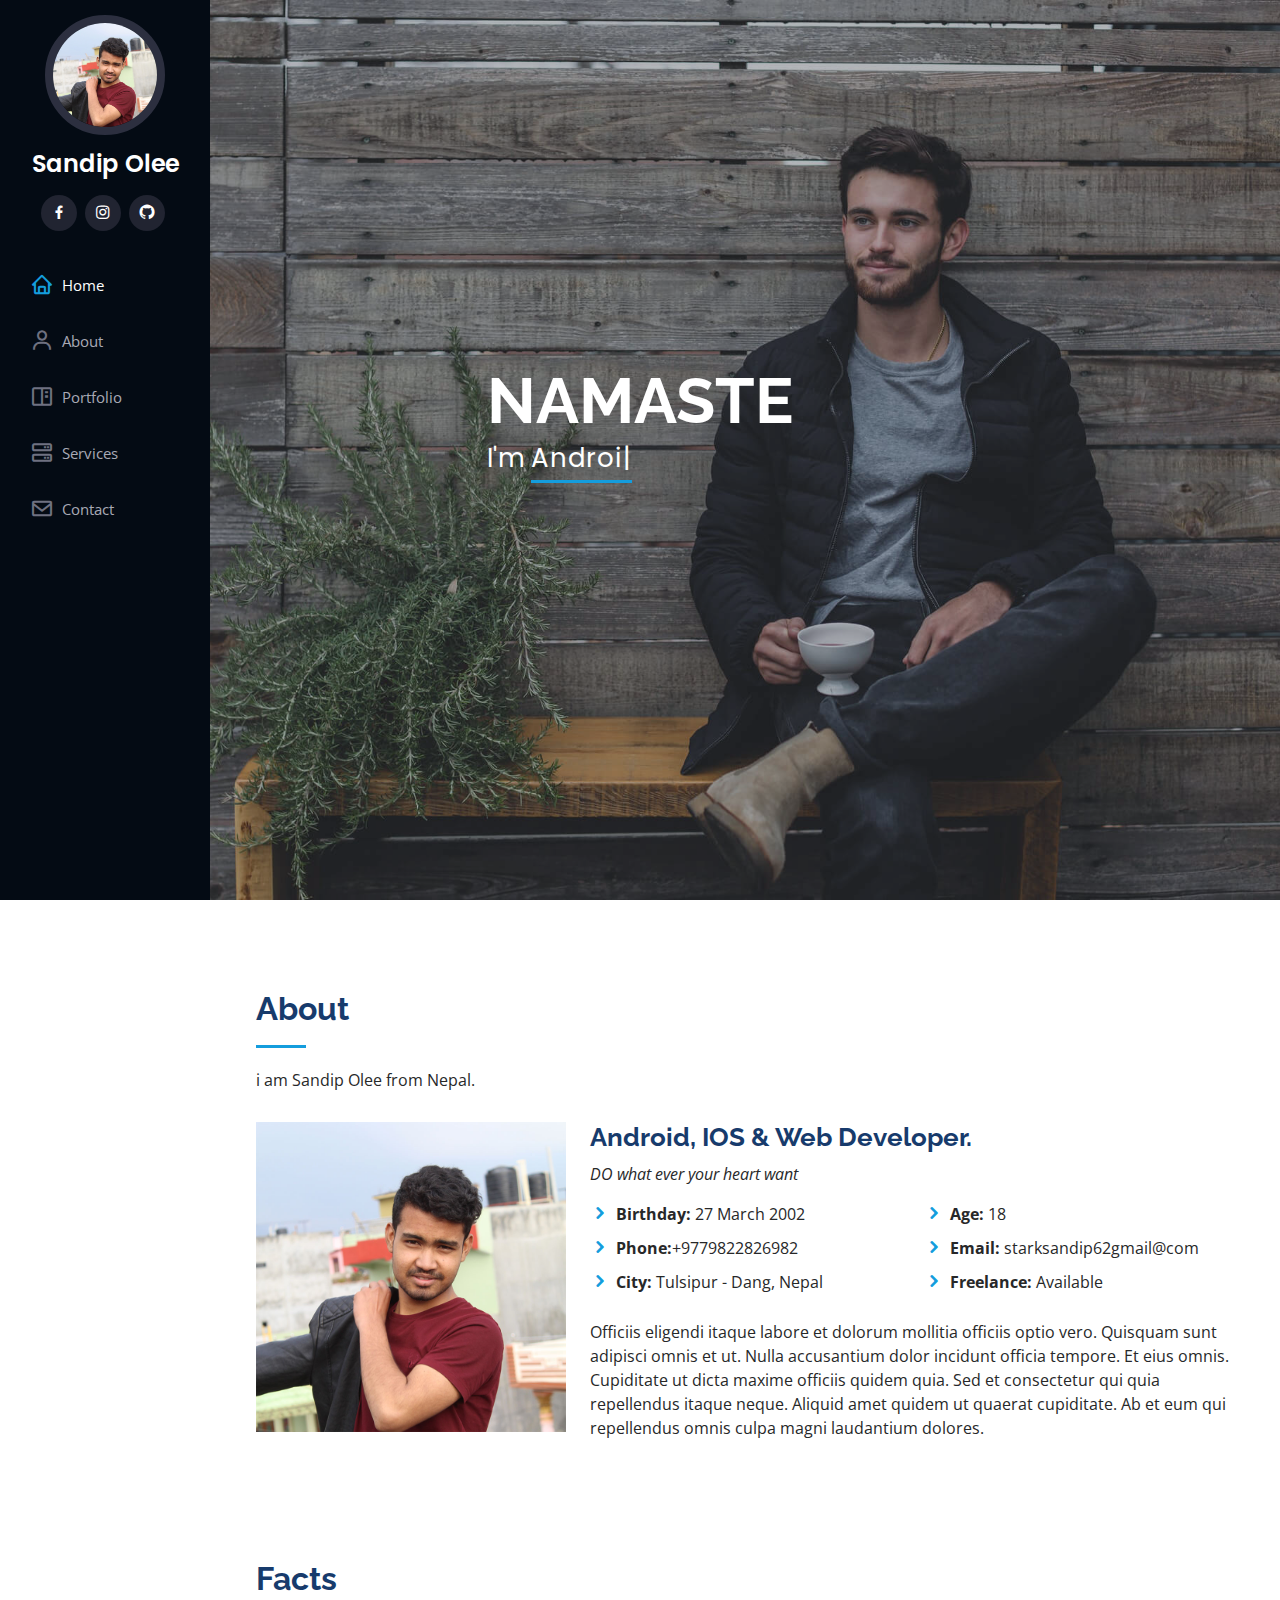
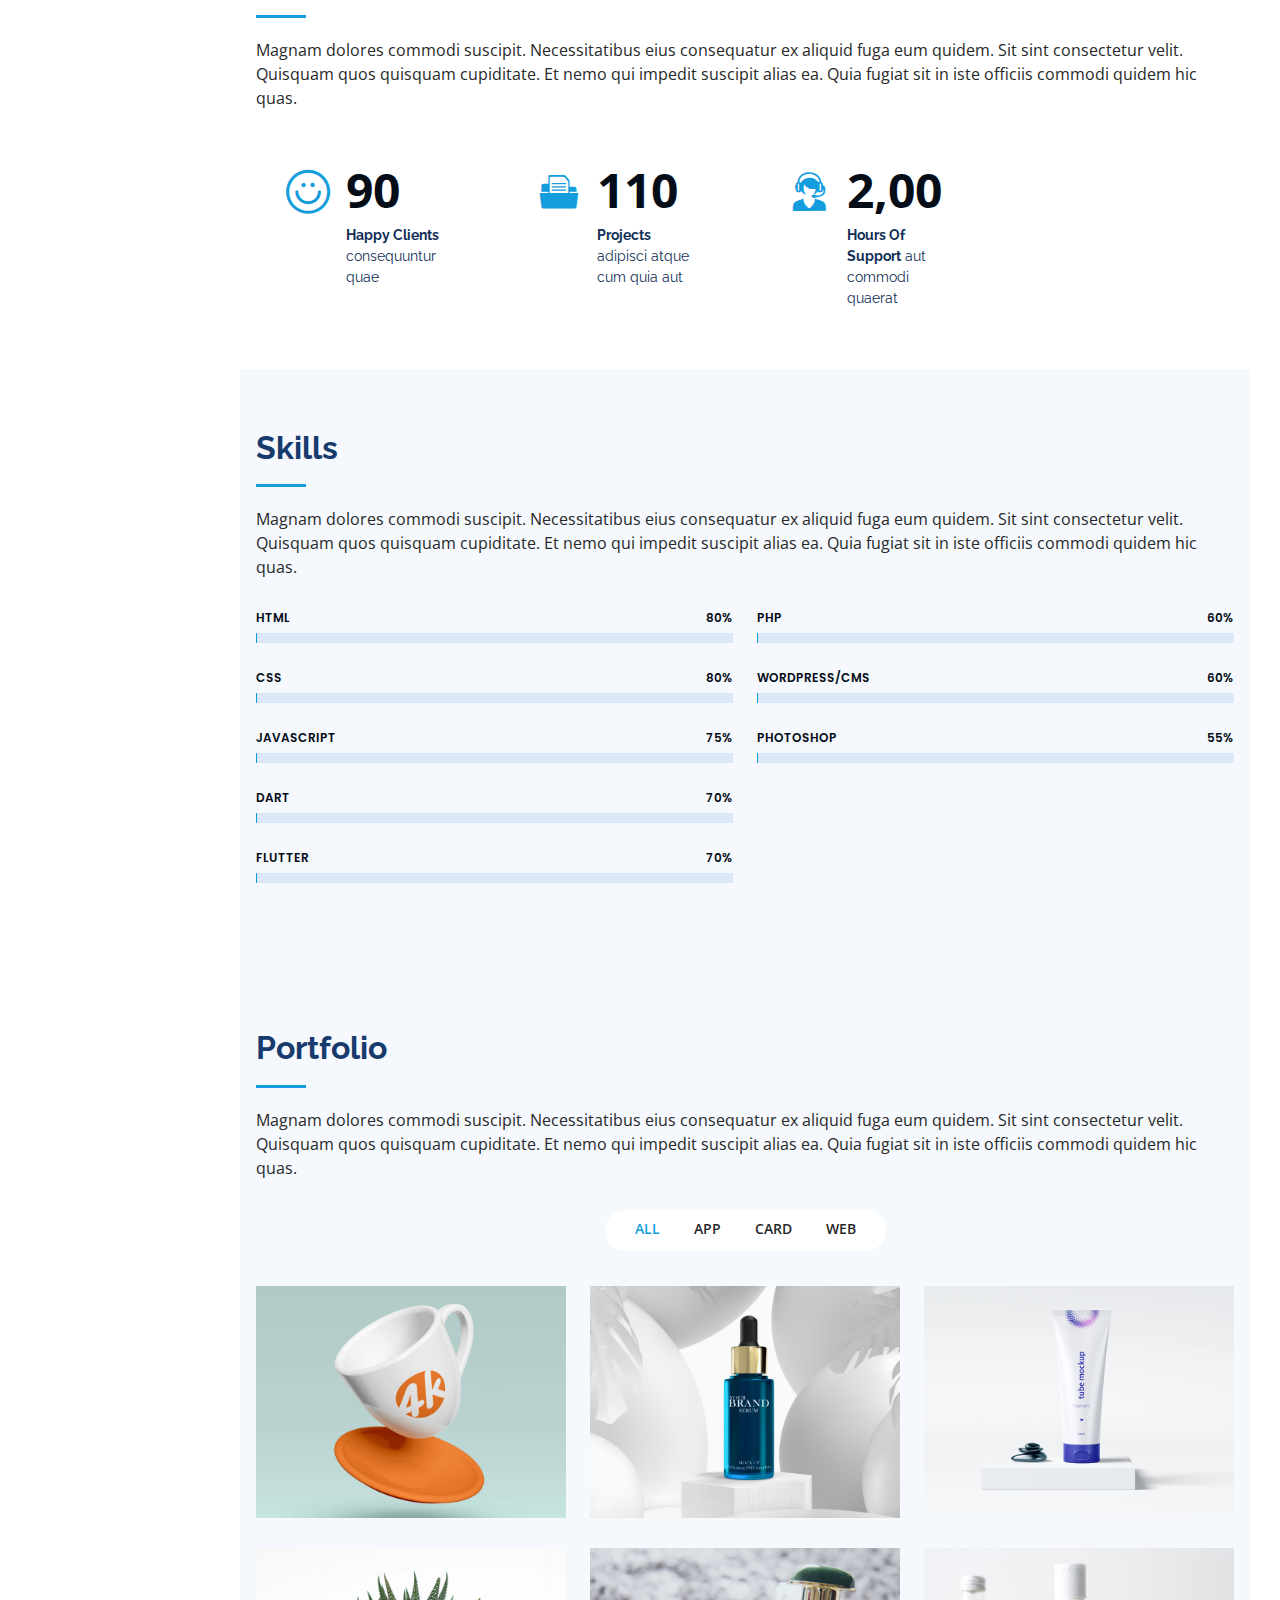
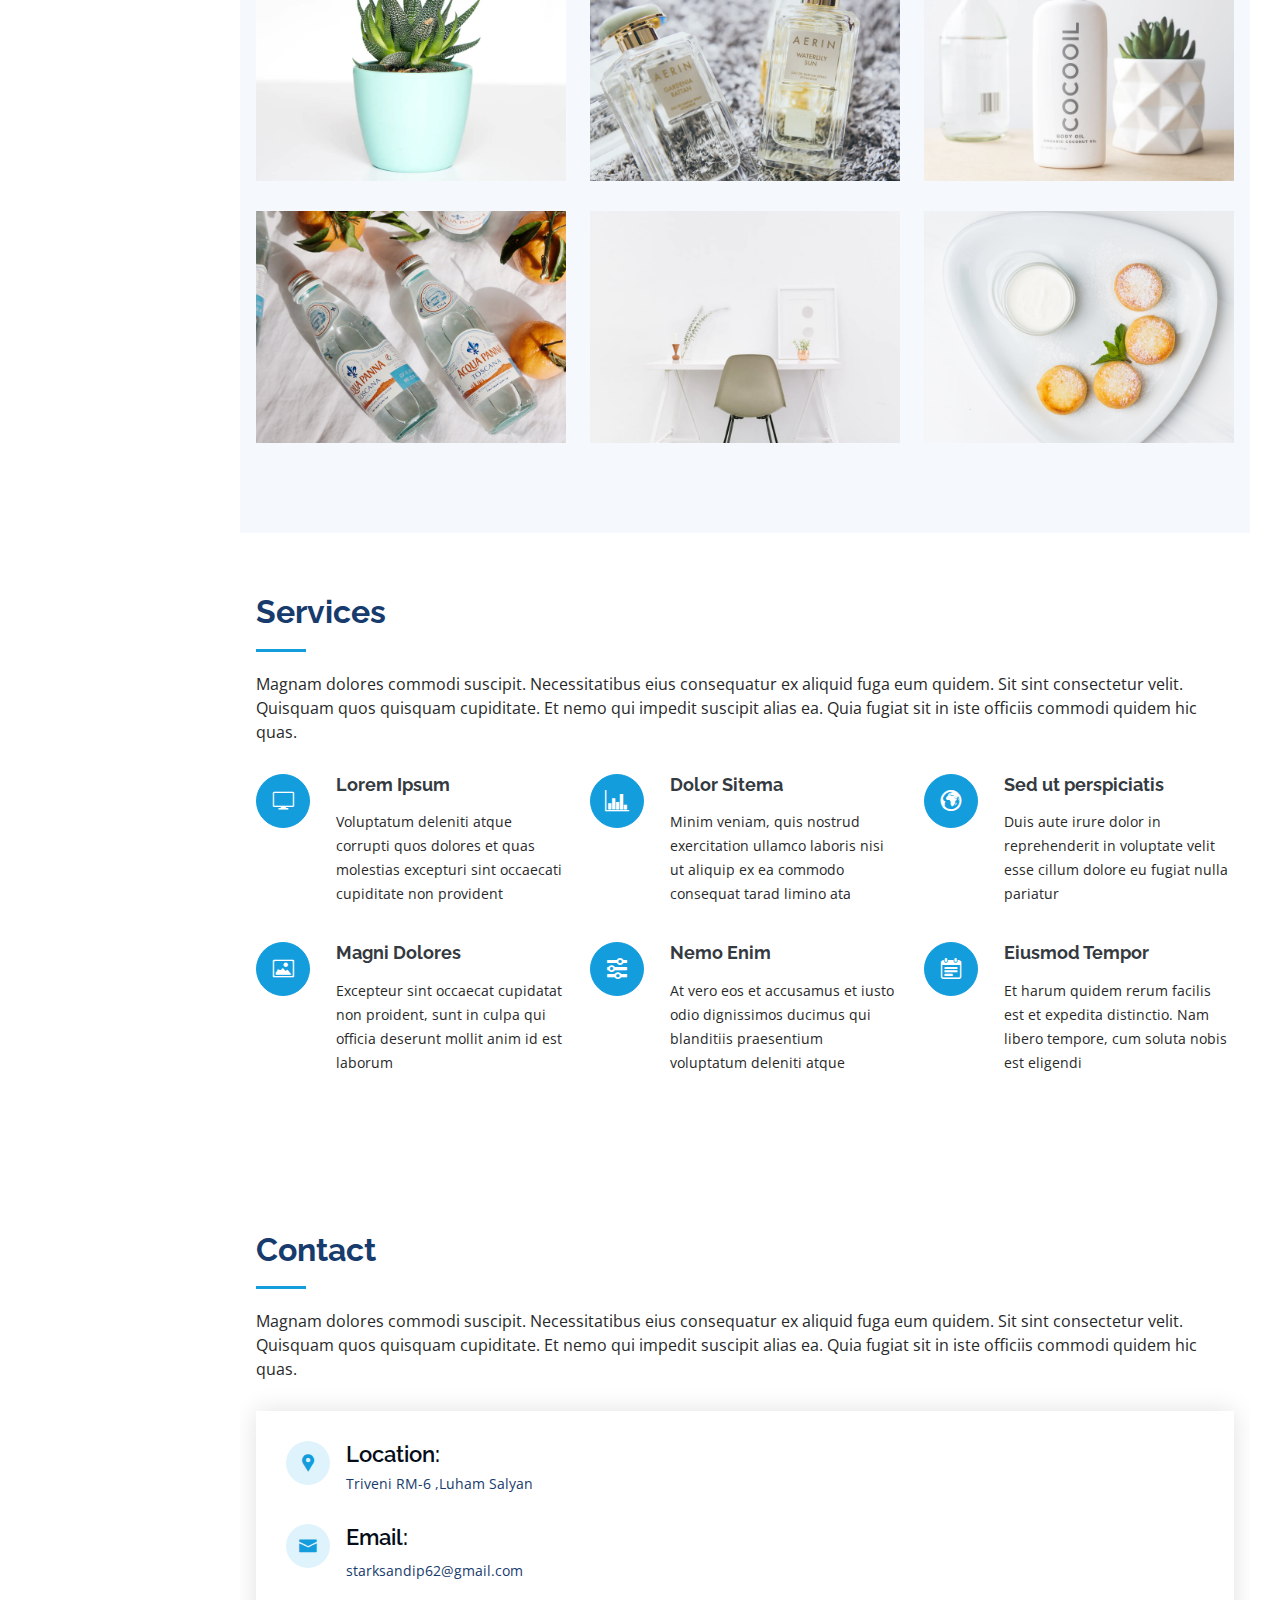
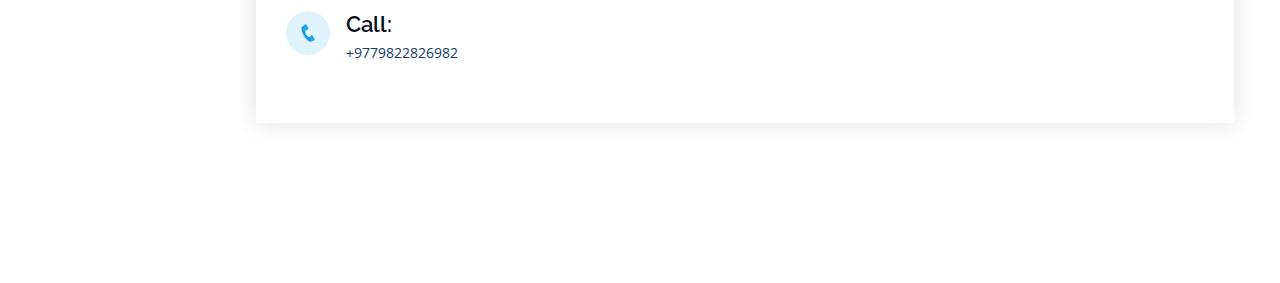
<file: index.html>
<!DOCTYPE html>
<html lang="en">

<head>
  <meta charset="utf-8">
  <meta content="width=device-width, initial-scale=1.0" name="viewport">

  <title>Sandip Olee's portfolio</title>
  <meta content="" name="description">
  <meta content="" name="keywords">

  <!-- Favicons -->
  <link href="assets/img/favicon.png" rel="icon">
  <link href="assets/img/apple-touch-icon.png" rel="apple-touch-icon">

  <!-- Google Fonts -->
  <link href="https://fonts.googleapis.com/css?family=Open+Sans:300,300i,400,400i,600,600i,700,700i|Raleway:300,300i,400,400i,500,500i,600,600i,700,700i|Poppins:300,300i,400,400i,500,500i,600,600i,700,700i" rel="stylesheet">

  <!-- Vendor CSS Files -->
  <link href="assets/vendor/bootstrap/css/bootstrap.min.css" rel="stylesheet">
  <link href="assets/vendor/icofont/icofont.min.css" rel="stylesheet">
  <link href="assets/vendor/boxicons/css/boxicons.min.css" rel="stylesheet">
  <link href="assets/vendor/venobox/venobox.css" rel="stylesheet">
  <!-- Template Main CSS File -->
  <link href="assets/css/style.css" rel="stylesheet">



<body>

  <!-- ======= Mobile nav toggle button ======= -->
  <button type="button" class="mobile-nav-toggle d-xl-none"><i class="icofont-navigation-menu"></i></button>

  <!-- ======= Header ======= -->
  <header id="header">
    <div class="d-flex flex-column">

      <div class="profile">
        <img src="./assets/img/developer.jpg" alt="" class="img-fluid rounded-circle">
        <h1 class="text-light"><a href="index.html">Sandip Olee</a></h1>
        <div class="social-links mt-3 text-center">
          <a href="https://www.facebook.com/sandip.oli.522" class="facebook"><i class="bx bxl-facebook"></i></a>
          <a href="https://www.instagram.com/sandipolee" class="instagram"><i class="bx bxl-instagram"></i></a>
          <a href="https://www.github.com/sandipolee" class="github"><i class="bx bxl-github"></i></a>
        </div>
      </div>

      <nav class="nav-menu">
        <ul>
          <li class="active"><a href="index.html"><i class="bx bx-home"></i> <span>Home</span></a></li>
          <li><a href="#about"><i class="bx bx-user"></i> <span>About</span></a></li>
          <li><a href="#portfolio"><i class="bx bx-book-content"></i> Portfolio</a></li>
          <li><a href="#services"><i class="bx bx-server"></i> Services</a></li>
          <li><a href="#contact"><i class="bx bx-envelope"></i> Contact</a></li>

        </ul>
      </nav><!-- .nav-menu -->
      <button type="button" class="mobile-nav-toggle d-xl-none"><i class="icofont-navigation-menu"></i></button>

    </div>
  </header><!-- End Header -->

  <!-- ======= Hero Section ======= -->
  <section id="hero" class="d-flex flex-column justify-content-center align-items-center">
    <div class="hero-container" data-aos="fade-in">
      <h1>NAMASTE</h1>
      <p>I'm <span class="typed" data-typed-items=" Android Developer,UI/UX Designer,Web Developer, Freelancer, "></span></p>
    </div>
  </section><!-- End Hero -->

  <main id="main">

    <!-- ======= About Section ======= -->
    <section id="about" class="about">
      <div class="container">

        <div class="section-title">
          <h2>About</h2>
          <p>i am Sandip Olee from Nepal. </p>
        </div>

        <div class="row">
          <div class="col-lg-4" data-aos="fade-right">
            <img src="./assets/img/developer.jpg" class="img-fluid " alt="">
          </div>
          <div class="col-lg-8 pt-4 pt-lg-0 content" data-aos="fade-left">
            <h3>Android, IOS &amp; Web Developer.</h3>
            <p class="font-italic">
              DO what ever your heart want
            </p>
            <div class="row">
              <div class="col-lg-6">
                <ul>
                  <li><i class="icofont-rounded-right"></i> <strong>Birthday:</strong> 27 March 2002</li>
                  <li><i class="icofont-rounded-right"></i> <strong>Phone:</strong>+9779822826982</li>
                  <li><i class="icofont-rounded-right"></i> <strong>City:</strong> Tulsipur - Dang, Nepal</li>
                </ul>
              </div>
              <div class="col-lg-6">
                <ul>
                  <li><i class="icofont-rounded-right"></i> <strong>Age:</strong> 18</li>
                  <li><i class="icofont-rounded-right"></i> <strong>Email:</strong> starksandip62gmail@com</li>
                  <li><i class="icofont-rounded-right"></i> <strong>Freelance:</strong> Available</li>
                </ul>
              </div>
            </div>
            <p>
              Officiis eligendi itaque labore et dolorum mollitia officiis optio vero. Quisquam sunt adipisci omnis et ut. Nulla accusantium dolor incidunt officia tempore. Et eius omnis.
              Cupiditate ut dicta maxime officiis quidem quia. Sed et consectetur qui quia repellendus itaque neque. Aliquid amet quidem ut quaerat cupiditate. Ab et eum qui repellendus omnis culpa magni laudantium dolores.
            </p>
          </div>
        </div>

      </div>
    </section><!-- End About Section -->

    <!-- ======= Facts Section ======= -->
    <section id="facts" class="facts">
      <div class="container">

        <div class="section-title">
          <h2>Facts</h2>
          <p>Magnam dolores commodi suscipit. Necessitatibus eius consequatur ex aliquid fuga eum quidem. Sit sint consectetur velit. Quisquam quos quisquam cupiditate. Et nemo qui impedit suscipit alias ea. Quia fugiat sit in iste officiis commodi quidem hic quas.</p>
        </div>

        <div class="row no-gutters">

          <div class="col-lg-3 col-md-6 d-md-flex align-items-md-stretch" data-aos="fade-up">
            <div class="count-box">
              <i class="icofont-simple-smile"></i>
              <span data-toggle="counter-up">90</span>
              <p><strong>Happy Clients</strong> consequuntur quae</p>
            </div>
          </div>

          <div class="col-lg-3 col-md-6 d-md-flex align-items-md-stretch" data-aos="fade-up" data-aos-delay="100">
            <div class="count-box">
              <i class="icofont-document-folder"></i>
              <span data-toggle="counter-up">110</span>
              <p><strong>Projects</strong> adipisci atque cum quia aut</p>
            </div>
          </div>

          <div class="col-lg-3 col-md-6 d-md-flex align-items-md-stretch" data-aos="fade-up" data-aos-delay="200">
            <div class="count-box">
              <i class="icofont-live-support"></i>
              <span data-toggle="counter-up">2,00</span>
              <p><strong>Hours Of Support</strong> aut commodi quaerat</p>
            </div>
          </div>

        </div>

      </div>
    </section><!-- End Facts Section -->

    <!-- ======= Skills Section ======= -->
    <section id="skills" class="skills section-bg">
      <div class="container">

        <div class="section-title">
          <h2>Skills</h2>
          <p>Magnam dolores commodi suscipit. Necessitatibus eius consequatur ex aliquid fuga eum quidem. Sit sint consectetur velit. Quisquam quos quisquam cupiditate. Et nemo qui impedit suscipit alias ea. Quia fugiat sit in iste officiis commodi quidem hic quas.</p>
        </div>

        <div class="row skills-content">

          <div class="col-lg-6" data-aos="fade-up">

            <div class="progress">
              <span class="skill">HTML<i class="val">80%</i></span>
              <div class="progress-bar-wrap">
                <div class="progress-bar" role="progressbar" aria-valuenow="80" aria-valuemin="0" aria-valuemax="100"></div>
              </div>
            </div>

            <div class="progress">
              <span class="skill">CSS <i class="val">80%</i></span>
              <div class="progress-bar-wrap">
                <div class="progress-bar" role="progressbar" aria-valuenow="80" aria-valuemin="0" aria-valuemax="100"></div>
              </div>
            </div>

            <div class="progress">
              <span class="skill">JavaScript <i class="val">75%</i></span>
              <div class="progress-bar-wrap">
                <div class="progress-bar" role="progressbar" aria-valuenow="75" aria-valuemin="0" aria-valuemax="100"></div>
              </div>
            </div>
            <div class="progress">
              <span class="skill">DART <i class="val">70%</i></span>
              <div class="progress-bar-wrap">
                <div class="progress-bar" role="progressbar" aria-valuenow="70" aria-valuemin="0" aria-valuemax="100"></div>
              </div>
            </div>
            <div class="progress">
              <span class="skill">FLUTTER <i class="val">70%</i></span>
              <div class="progress-bar-wrap">
                <div class="progress-bar" role="progressbar" aria-valuenow="70" aria-valuemin="0" aria-valuemax="100"></div>
              </div>
            </div>

          </div>

          <div class="col-lg-6" data-aos="fade-up" data-aos-delay="100">

            <div class="progress">
              <span class="skill">PHP <i class="val">60%</i></span>
              <div class="progress-bar-wrap">
                <div class="progress-bar" role="progressbar" aria-valuenow="60" aria-valuemin="0" aria-valuemax="100"></div>
              </div>
            </div>

            <div class="progress">
              <span class="skill">WordPress/CMS <i class="val">60%</i></span>
              <div class="progress-bar-wrap">
                <div class="progress-bar" role="progressbar" aria-valuenow="60" aria-valuemin="0" aria-valuemax="100"></div>
              </div>
            </div>

            
            <div class="progress">
              <span class="skill">Photoshop <i class="val">55%</i></span>
              <div class="progress-bar-wrap">
                <div class="progress-bar" role="progressbar" aria-valuenow="55" aria-valuemin="0" aria-valuemax="100"></div>
              </div>
            </div>

          </div>

        </div>

      </div>
    </section><!-- End Skills Section -->


    <!-- ======= Portfolio Section ======= -->
    <section id="portfolio" class="portfolio section-bg">
      <div class="container">

        <div class="section-title">
          <h2>Portfolio</h2>
          <p>Magnam dolores commodi suscipit. Necessitatibus eius consequatur ex aliquid fuga eum quidem. Sit sint consectetur velit. Quisquam quos quisquam cupiditate. Et nemo qui impedit suscipit alias ea. Quia fugiat sit in iste officiis commodi quidem hic quas.</p>
        </div>

        <div class="row" data-aos="fade-up">
          <div class="col-lg-12 d-flex justify-content-center">
            <ul id="portfolio-flters">
              <li data-filter="*" class="filter-active">All</li>
              <li data-filter=".filter-app">App</li>
              <li data-filter=".filter-card">Card</li>
              <li data-filter=".filter-web">Web</li>
            </ul>
          </div>
        </div>

        <div class="row portfolio-container" data-aos="fade-up" data-aos-delay="100">

          <div class="col-lg-4 col-md-6 portfolio-item filter-app">
            <div class="portfolio-wrap">
              <img src="assets/img/portfolio/portfolio-1.jpg" class="img-fluid" alt="">
              <div class="portfolio-links">
                <a href="assets/img/portfolio/portfolio-1.jpg" data-gall="portfolioGallery" class="venobox" title="App 1"><i class="bx bx-plus"></i></a>
                <a href="portfolio-details.html" title="More Details"><i class="bx bx-link"></i></a>
              </div>
            </div>
          </div>

          <div class="col-lg-4 col-md-6 portfolio-item filter-web">
            <div class="portfolio-wrap">
              <img src="assets/img/portfolio/portfolio-2.jpg" class="img-fluid" alt="">
              <div class="portfolio-links">
                <a href="assets/img/portfolio/portfolio-2.jpg" data-gall="portfolioGallery" class="venobox" title="Web 3"><i class="bx bx-plus"></i></a>
                <a href="portfolio-details.html" title="More Details"><i class="bx bx-link"></i></a>
              </div>
            </div>
          </div>

          <div class="col-lg-4 col-md-6 portfolio-item filter-app">
            <div class="portfolio-wrap">
              <img src="assets/img/portfolio/portfolio-3.jpg" class="img-fluid" alt="">
              <div class="portfolio-links">
                <a href="assets/img/portfolio/portfolio-3.jpg" data-gall="portfolioGallery" class="venobox" title="App 2"><i class="bx bx-plus"></i></a>
                <a href="portfolio-details.html" title="More Details"><i class="bx bx-link"></i></a>
              </div>
            </div>
          </div>

          <div class="col-lg-4 col-md-6 portfolio-item filter-card">
            <div class="portfolio-wrap">
              <img src="assets/img/portfolio/portfolio-4.jpg" class="img-fluid" alt="">
              <div class="portfolio-links">
                <a href="assets/img/portfolio/portfolio-4.jpg" data-gall="portfolioGallery" class="venobox" title="Card 2"><i class="bx bx-plus"></i></a>
                <a href="portfolio-details.html" title="More Details"><i class="bx bx-link"></i></a>
              </div>
            </div>
          </div>

          <div class="col-lg-4 col-md-6 portfolio-item filter-web">
            <div class="portfolio-wrap">
              <img src="assets/img/portfolio/portfolio-5.jpg" class="img-fluid" alt="">
              <div class="portfolio-links">
                <a href="assets/img/portfolio/portfolio-5.jpg" data-gall="portfolioGallery" class="venobox" title="Web 2"><i class="bx bx-plus"></i></a>
                <a href="portfolio-details.html" title="More Details"><i class="bx bx-link"></i></a>
              </div>
            </div>
          </div>

          <div class="col-lg-4 col-md-6 portfolio-item filter-app">
            <div class="portfolio-wrap">
              <img src="assets/img/portfolio/portfolio-6.jpg" class="img-fluid" alt="">
              <div class="portfolio-links">
                <a href="assets/img/portfolio/portfolio-6.jpg" data-gall="portfolioGallery" class="venobox" title="App 3"><i class="bx bx-plus"></i></a>
                <a href="portfolio-details.html" title="More Details"><i class="bx bx-link"></i></a>
              </div>
            </div>
          </div>

          <div class="col-lg-4 col-md-6 portfolio-item filter-card">
            <div class="portfolio-wrap">
              <img src="assets/img/portfolio/portfolio-7.jpg" class="img-fluid" alt="">
              <div class="portfolio-links">
                <a href="assets/img/portfolio/portfolio-7.jpg" data-gall="portfolioGallery" class="venobox" title="Card 1"><i class="bx bx-plus"></i></a>
                <a href="portfolio-details.html" title="More Details"><i class="bx bx-link"></i></a>
              </div>
            </div>
          </div>

          <div class="col-lg-4 col-md-6 portfolio-item filter-card">
            <div class="portfolio-wrap">
              <img src="assets/img/portfolio/portfolio-8.jpg" class="img-fluid" alt="">
              <div class="portfolio-links">
                <a href="assets/img/portfolio/portfolio-8.jpg" data-gall="portfolioGallery" class="venobox" title="Card 3"><i class="bx bx-plus"></i></a>
                <a href="portfolio-details.html" title="More Details"><i class="bx bx-link"></i></a>
              </div>
            </div>
          </div>

          <div class="col-lg-4 col-md-6 portfolio-item filter-web">
            <div class="portfolio-wrap">
              <img src="assets/img/portfolio/portfolio-9.jpg" class="img-fluid" alt="">
              <div class="portfolio-links">
                <a href="assets/img/portfolio/portfolio-9.jpg" data-gall="portfolioGallery" class="venobox" title="Web 3"><i class="bx bx-plus"></i></a>
                <a href="portfolio-details.html" title="More Details"><i class="bx bx-link"></i></a>
              </div>
            </div>
          </div>

        </div>

      </div>
    </section><!-- End Portfolio Section -->

    <!-- ======= Services Section ======= -->
    <section id="services" class="services">
      <div class="container">

        <div class="section-title">
          <h2>Services</h2>
          <p>Magnam dolores commodi suscipit. Necessitatibus eius consequatur ex aliquid fuga eum quidem. Sit sint consectetur velit. Quisquam quos quisquam cupiditate. Et nemo qui impedit suscipit alias ea. Quia fugiat sit in iste officiis commodi quidem hic quas.</p>
        </div>

        <div class="row">
          <div class="col-lg-4 col-md-6 icon-box" data-aos="fade-up">
            <div class="icon"><i class="icofont-computer"></i></div>
            <h4 class="title"><a href="">Lorem Ipsum</a></h4>
            <p class="description">Voluptatum deleniti atque corrupti quos dolores et quas molestias excepturi sint occaecati cupiditate non provident</p>
          </div>
          <div class="col-lg-4 col-md-6 icon-box" data-aos="fade-up" data-aos-delay="100">
            <div class="icon"><i class="icofont-chart-bar-graph"></i></div>
            <h4 class="title"><a href="">Dolor Sitema</a></h4>
            <p class="description">Minim veniam, quis nostrud exercitation ullamco laboris nisi ut aliquip ex ea commodo consequat tarad limino ata</p>
          </div>
          <div class="col-lg-4 col-md-6 icon-box" data-aos="fade-up" data-aos-delay="200">
            <div class="icon"><i class="icofont-earth"></i></div>
            <h4 class="title"><a href="">Sed ut perspiciatis</a></h4>
            <p class="description">Duis aute irure dolor in reprehenderit in voluptate velit esse cillum dolore eu fugiat nulla pariatur</p>
          </div>
          <div class="col-lg-4 col-md-6 icon-box" data-aos="fade-up" data-aos-delay="300">
            <div class="icon"><i class="icofont-image"></i></div>
            <h4 class="title"><a href="">Magni Dolores</a></h4>
            <p class="description">Excepteur sint occaecat cupidatat non proident, sunt in culpa qui officia deserunt mollit anim id est laborum</p>
          </div>
          <div class="col-lg-4 col-md-6 icon-box" data-aos="fade-up" data-aos-delay="400">
            <div class="icon"><i class="icofont-settings"></i></div>
            <h4 class="title"><a href="">Nemo Enim</a></h4>
            <p class="description">At vero eos et accusamus et iusto odio dignissimos ducimus qui blanditiis praesentium voluptatum deleniti atque</p>
          </div>
          <div class="col-lg-4 col-md-6 icon-box" data-aos="fade-up" data-aos-delay="500">
            <div class="icon"><i class="icofont-tasks-alt"></i></div>
            <h4 class="title"><a href="">Eiusmod Tempor</a></h4>
            <p class="description">Et harum quidem rerum facilis est et expedita distinctio. Nam libero tempore, cum soluta nobis est eligendi</p>
          </div>
        </div>

      </div>
    </section><!-- End Services Section -->

    
    

    <!-- ======= Contact Section ======= -->
    <section id="contact" class="contact">
      <div class="container">

        <div class="section-title">
          <h2>Contact</h2>
          <p>Magnam dolores commodi suscipit. Necessitatibus eius consequatur ex aliquid fuga eum quidem. Sit sint consectetur velit. Quisquam quos quisquam cupiditate. Et nemo qui impedit suscipit alias ea. Quia fugiat sit in iste officiis commodi quidem hic quas.</p>
        </div>


          <div class="col-lg-12 d-flex align-items-center">
            <div class="info">
              <div class="address">
                <i class="icofont-google-map"></i>
                <h4>Location:</h4>
                <p>Triveni RM-6 ,Luham Salyan </p>
              </div>

              <div class="email">
                <i class="icofont-envelope"></i>
                <h4>Email:</h4>
                <p>starksandip62@gmail.com</p>
              </div>

              <div class="phone">
                <i class="icofont-phone"></i>
                <h4>Call:</h4>
                <p>+9779822826982</p>
              </div>

              
            </div>

          </div>


        </div>

      </div>
    </section><!-- End Contact Section -->

  </main><!-- End #main -->

  <!-- ======= Footer ======= -->

  <a href="#" class="back-to-top"><i class="icofont-simple-up"></i></a>

  <!-- Vendor JS Files -->
  <script src="assets/vendor/jquery/jquery.min.js"></script>
  <script src="assets/vendor/bootstrap/js/bootstrap.bundle.min.js"></script>
  <script src="assets/vendor/jquery.easing/jquery.easing.min.js"></script>
  <script src="assets/vendor/waypoints/jquery.waypoints.min.js"></script>
  <script src="assets/vendor/counterup/counterup.min.js"></script>
  <script src="assets/vendor/isotope-layout/isotope.pkgd.min.js"></script>
  <script src="assets/vendor/venobox/venobox.min.js"></script>
  <script src="assets/vendor/owl.carousel/owl.carousel.min.js"></script>
  <script src="assets/vendor/typed.js/typed.min.js"></script>
  <script src="assets/vendor/aos/aos.js"></script>

  <!-- Template Main JS File -->
  <script src="assets/js/main.js"></script>

</body>

</html>
</file>
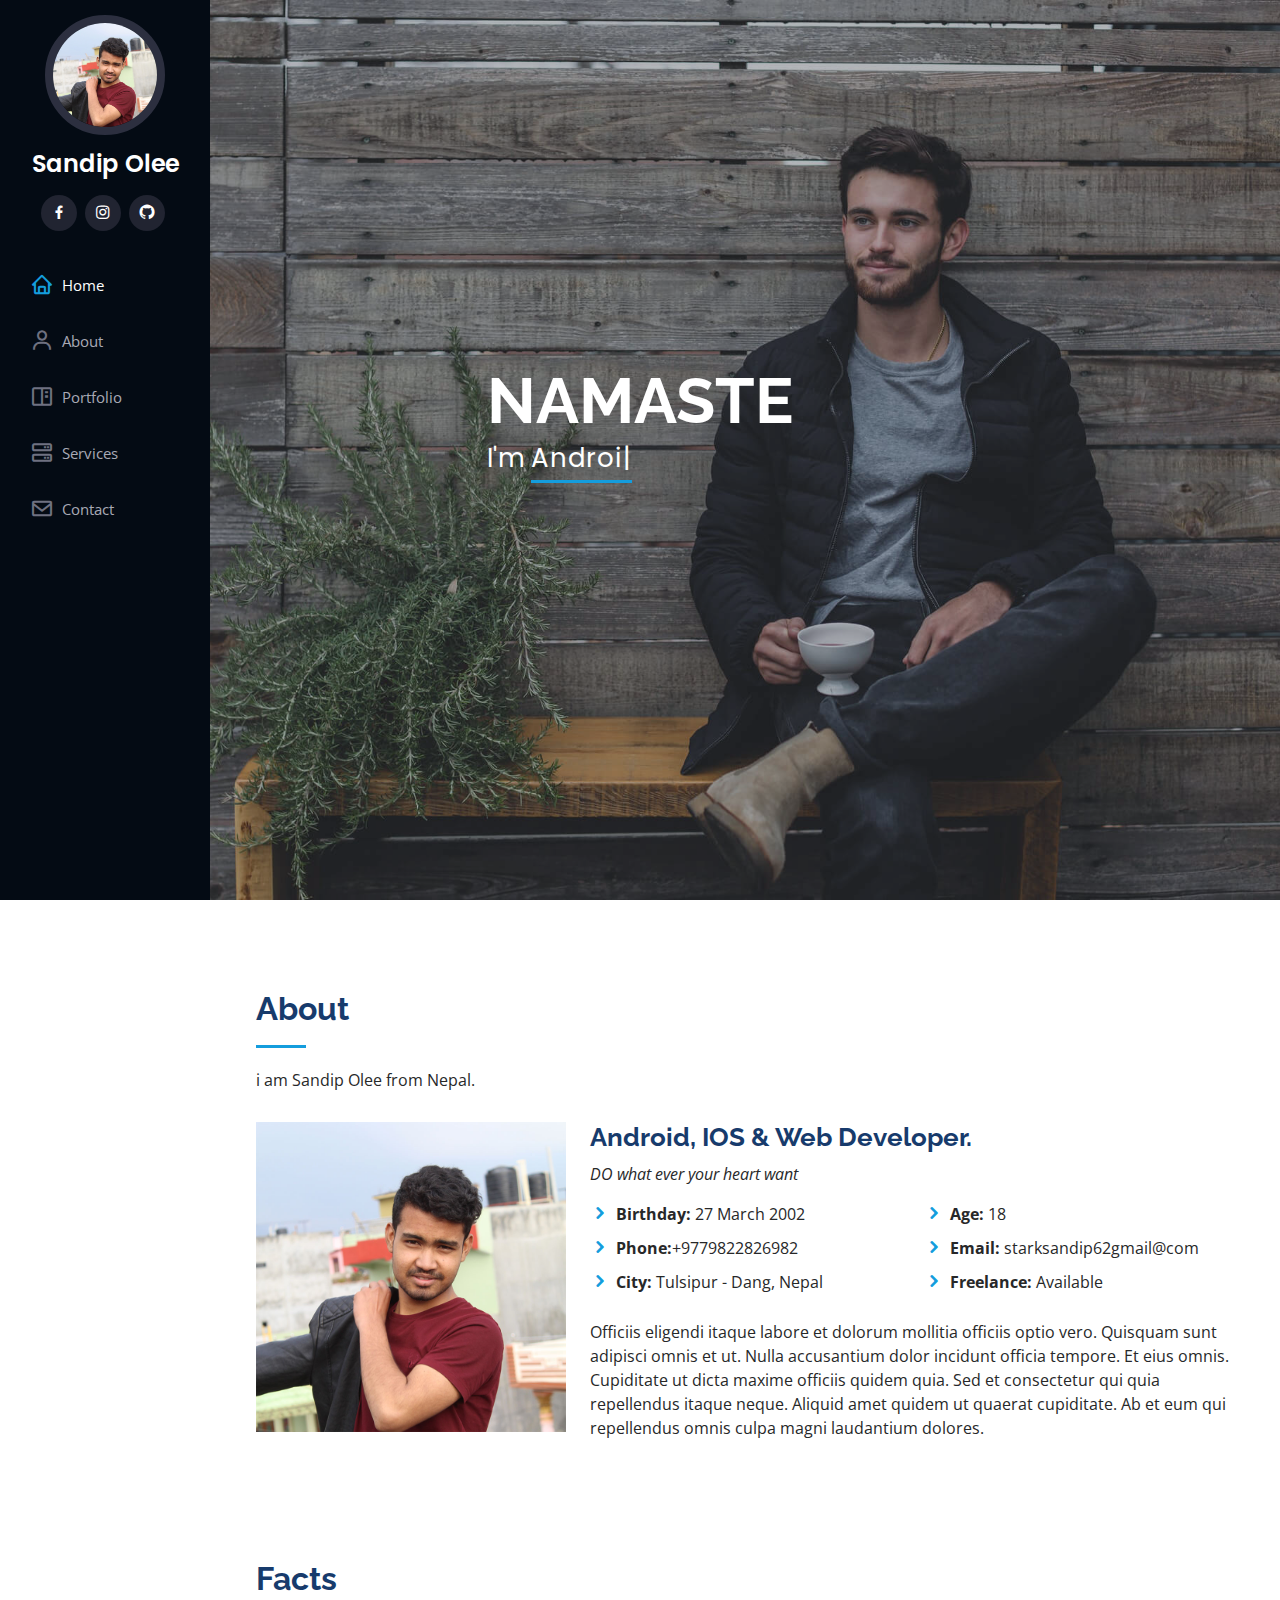
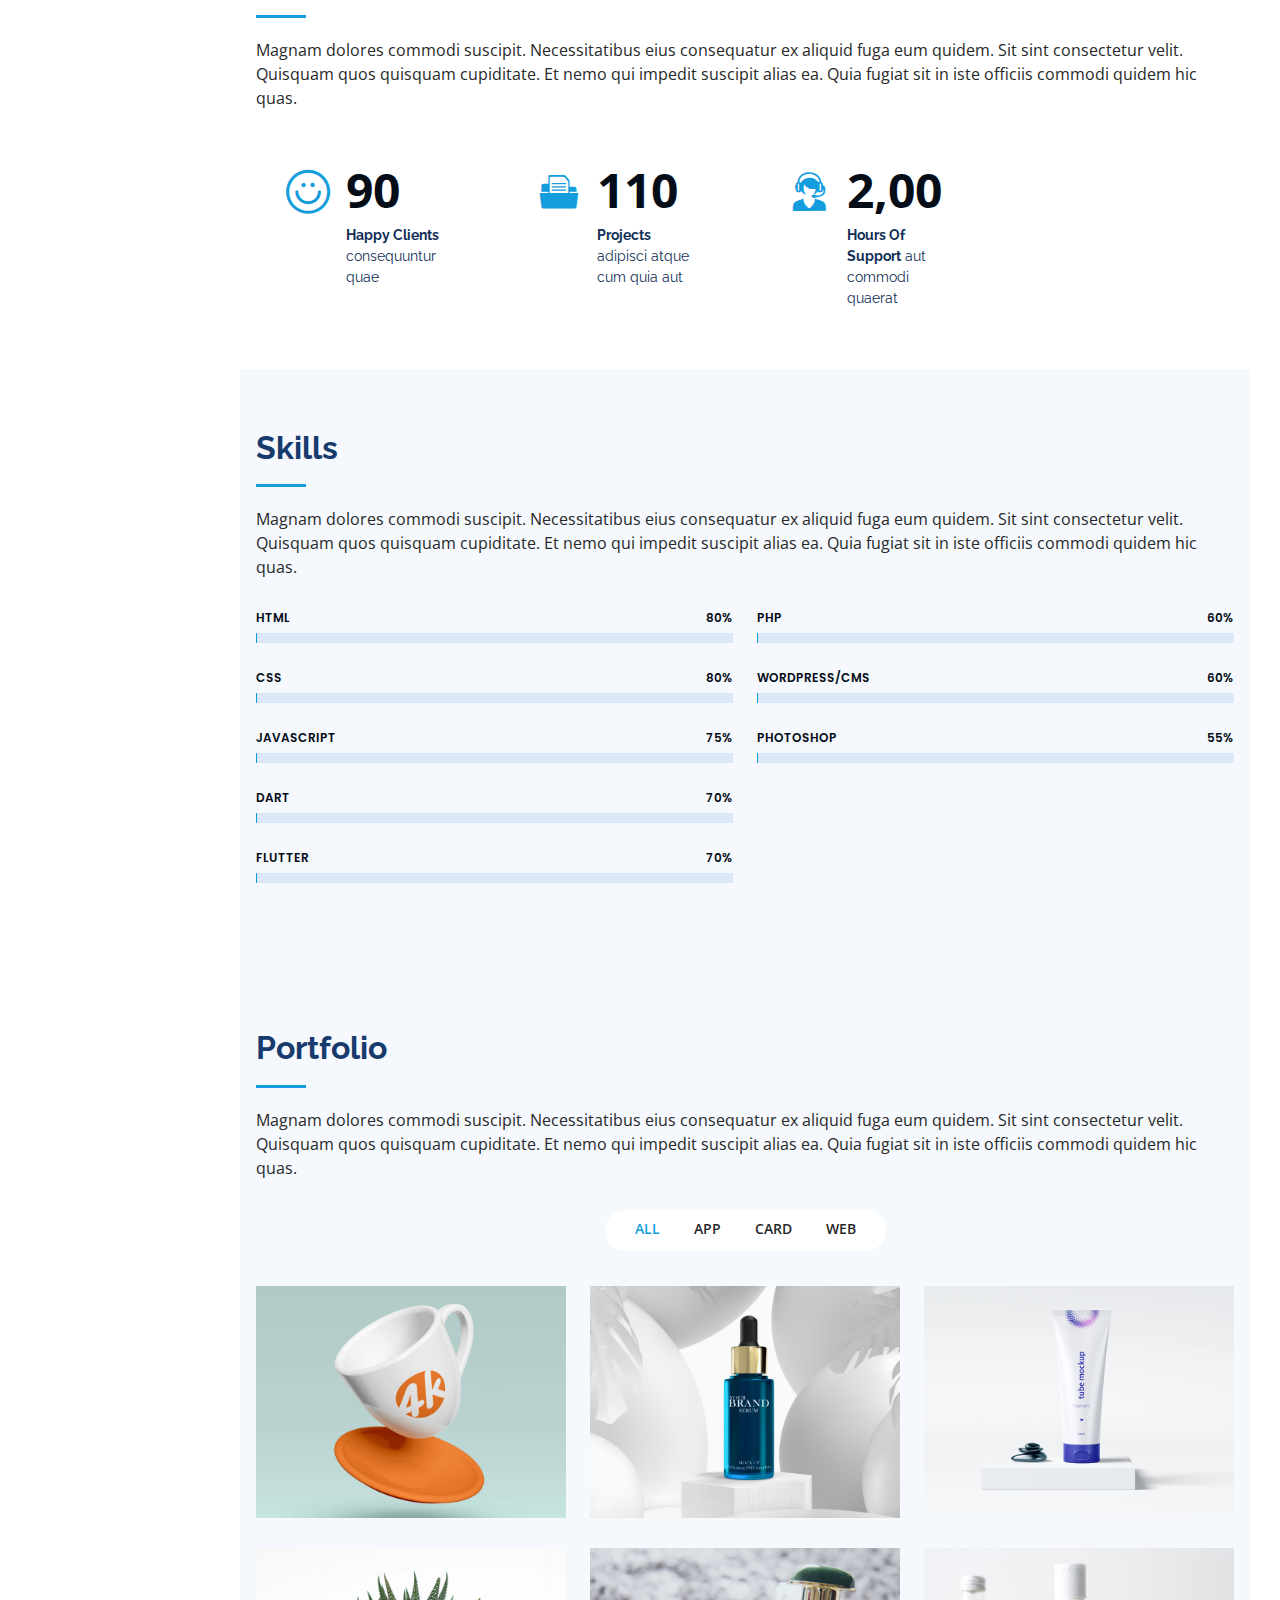
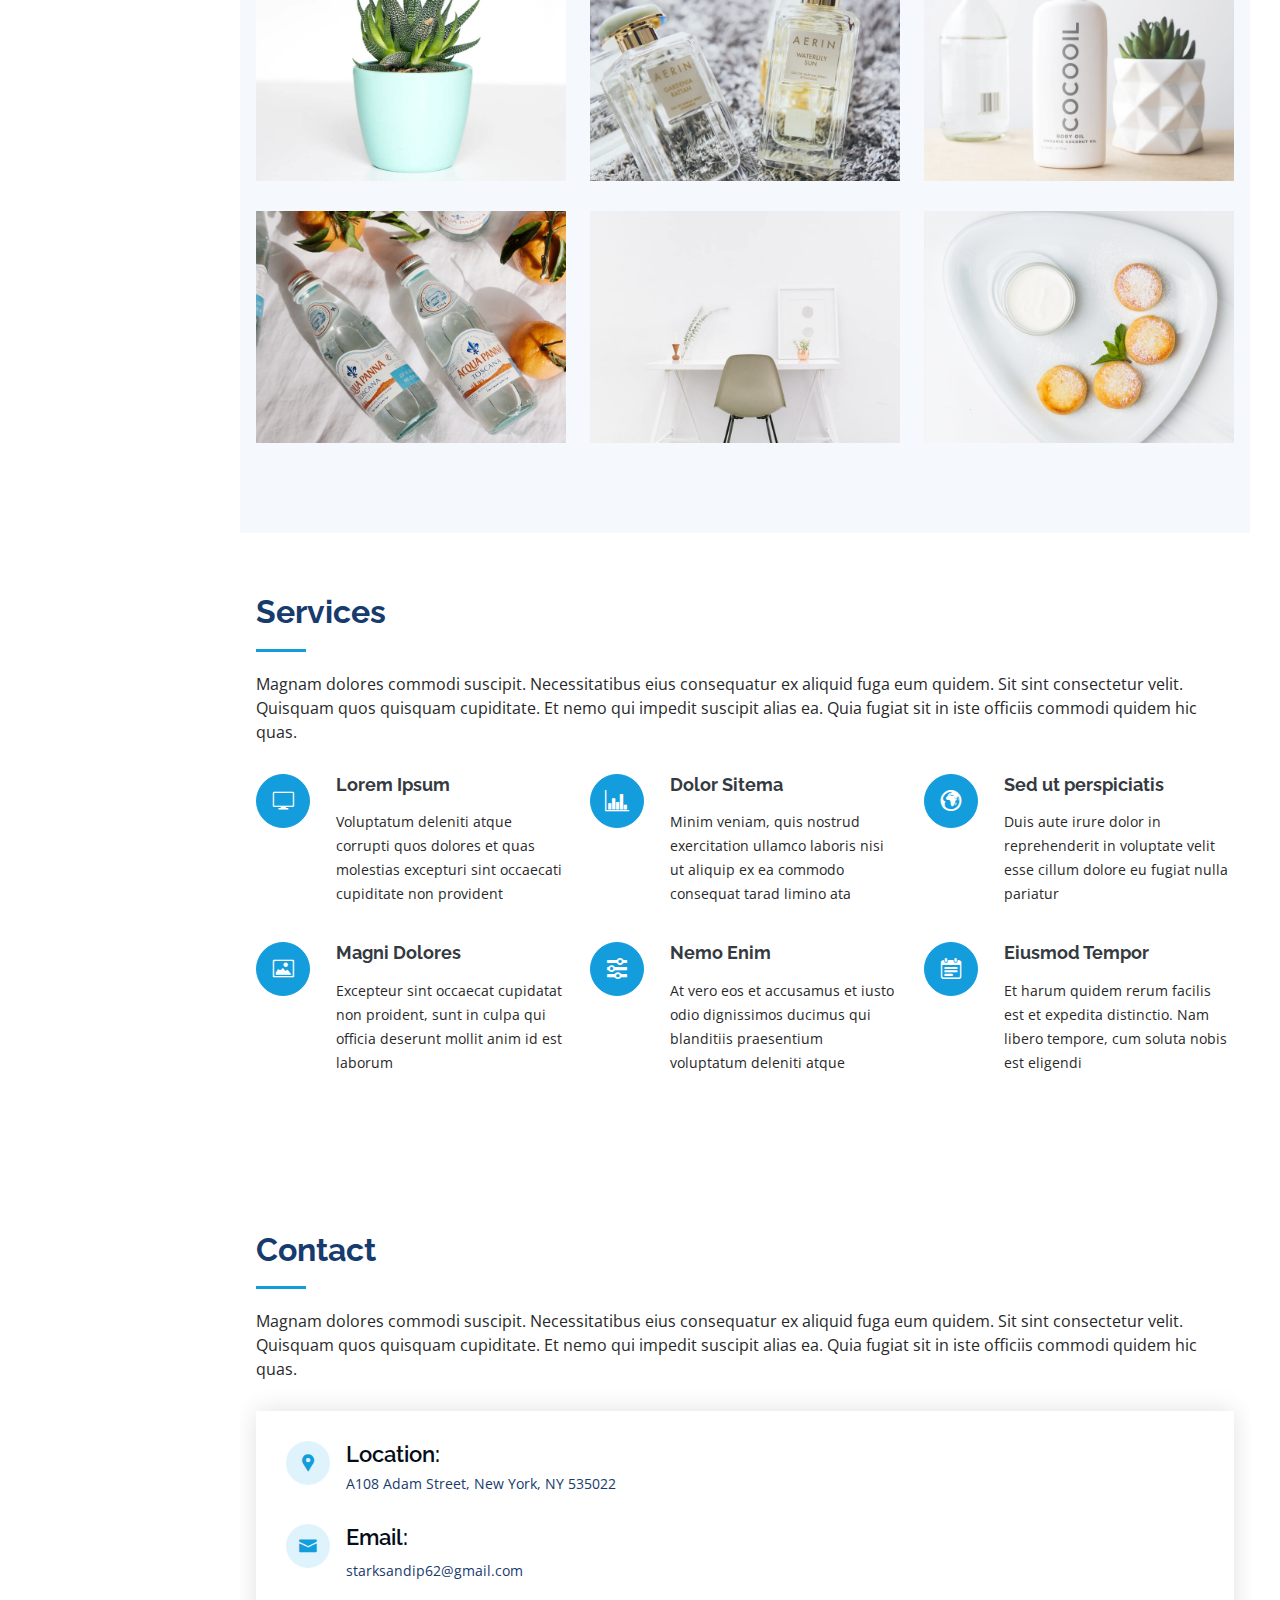
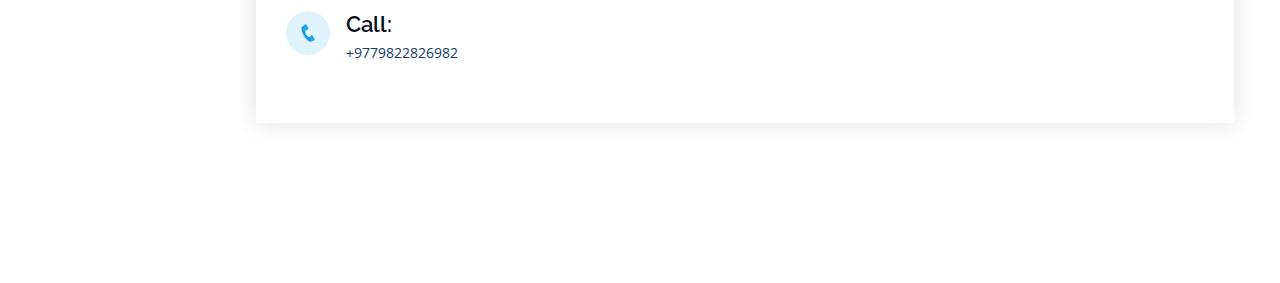
<file: inedx.html>
<!DOCTYPE html>
<html lang="en">

<head>
  <meta charset="utf-8">
  <meta content="width=device-width, initial-scale=1.0" name="viewport">

  <title>Sandip Olee's portfolio</title>
  <meta content="" name="description">
  <meta content="" name="keywords">

  <!-- Favicons -->
  <link href="assets/img/favicon.png" rel="icon">
  <link href="assets/img/apple-touch-icon.png" rel="apple-touch-icon">

  <!-- Google Fonts -->
  <link href="https://fonts.googleapis.com/css?family=Open+Sans:300,300i,400,400i,600,600i,700,700i|Raleway:300,300i,400,400i,500,500i,600,600i,700,700i|Poppins:300,300i,400,400i,500,500i,600,600i,700,700i" rel="stylesheet">

  <!-- Vendor CSS Files -->
  <link href="assets/vendor/bootstrap/css/bootstrap.min.css" rel="stylesheet">
  <link href="assets/vendor/icofont/icofont.min.css" rel="stylesheet">
  <link href="assets/vendor/boxicons/css/boxicons.min.css" rel="stylesheet">
  <link href="assets/vendor/venobox/venobox.css" rel="stylesheet">
  <!-- Template Main CSS File -->
  <link href="assets/css/style.css" rel="stylesheet">



<body>

  <!-- ======= Mobile nav toggle button ======= -->
  <button type="button" class="mobile-nav-toggle d-xl-none"><i class="icofont-navigation-menu"></i></button>

  <!-- ======= Header ======= -->
  <header id="header">
    <div class="d-flex flex-column">

      <div class="profile">
        <img src="./assets/img/developer.jpg" alt="" class="img-fluid rounded-circle">
        <h1 class="text-light"><a href="index.html">Sandip Olee</a></h1>
        <div class="social-links mt-3 text-center">
          <a href="#" class="facebook"><i class="bx bxl-facebook"></i></a>
          <a href="#" class="instagram"><i class="bx bxl-instagram"></i></a>
          <a href="#" class="google-plus"><i class="bx bxl-github"></i></a>
        </div>
      </div>

      <nav class="nav-menu">
        <ul>
          <li class="active"><a href="index.html"><i class="bx bx-home"></i> <span>Home</span></a></li>
          <li><a href="#about"><i class="bx bx-user"></i> <span>About</span></a></li>
          <li><a href="#portfolio"><i class="bx bx-book-content"></i> Portfolio</a></li>
          <li><a href="#services"><i class="bx bx-server"></i> Services</a></li>
          <li><a href="#contact"><i class="bx bx-envelope"></i> Contact</a></li>

        </ul>
      </nav><!-- .nav-menu -->
      <button type="button" class="mobile-nav-toggle d-xl-none"><i class="icofont-navigation-menu"></i></button>

    </div>
  </header><!-- End Header -->

  <!-- ======= Hero Section ======= -->
  <section id="hero" class="d-flex flex-column justify-content-center align-items-center">
    <div class="hero-container" data-aos="fade-in">
      <h1>NAMASTE</h1>
      <p>I'm <span class="typed" data-typed-items=" Android Developer,UI/UX Designer,Web Developer, Freelancer, "></span></p>
    </div>
  </section><!-- End Hero -->

  <main id="main">

    <!-- ======= About Section ======= -->
    <section id="about" class="about">
      <div class="container">

        <div class="section-title">
          <h2>About</h2>
          <p>i am Sandip Olee from Nepal. </p>
        </div>

        <div class="row">
          <div class="col-lg-4" data-aos="fade-right">
            <img src="./assets/img/developer.jpg" class="img-fluid " alt="">
          </div>
          <div class="col-lg-8 pt-4 pt-lg-0 content" data-aos="fade-left">
            <h3>Android, IOS &amp; Web Developer.</h3>
            <p class="font-italic">
              DO what ever your heart want
            </p>
            <div class="row">
              <div class="col-lg-6">
                <ul>
                  <li><i class="icofont-rounded-right"></i> <strong>Birthday:</strong> 27 March 2002</li>
                  <li><i class="icofont-rounded-right"></i> <strong>Phone:</strong>+9779822826982</li>
                  <li><i class="icofont-rounded-right"></i> <strong>City:</strong> Tulsipur - Dang, Nepal</li>
                </ul>
              </div>
              <div class="col-lg-6">
                <ul>
                  <li><i class="icofont-rounded-right"></i> <strong>Age:</strong> 18</li>
                  <li><i class="icofont-rounded-right"></i> <strong>Email:</strong> starksandip62gmail@com</li>
                  <li><i class="icofont-rounded-right"></i> <strong>Freelance:</strong> Available</li>
                </ul>
              </div>
            </div>
            <p>
              Officiis eligendi itaque labore et dolorum mollitia officiis optio vero. Quisquam sunt adipisci omnis et ut. Nulla accusantium dolor incidunt officia tempore. Et eius omnis.
              Cupiditate ut dicta maxime officiis quidem quia. Sed et consectetur qui quia repellendus itaque neque. Aliquid amet quidem ut quaerat cupiditate. Ab et eum qui repellendus omnis culpa magni laudantium dolores.
            </p>
          </div>
        </div>

      </div>
    </section><!-- End About Section -->

    <!-- ======= Facts Section ======= -->
    <section id="facts" class="facts">
      <div class="container">

        <div class="section-title">
          <h2>Facts</h2>
          <p>Magnam dolores commodi suscipit. Necessitatibus eius consequatur ex aliquid fuga eum quidem. Sit sint consectetur velit. Quisquam quos quisquam cupiditate. Et nemo qui impedit suscipit alias ea. Quia fugiat sit in iste officiis commodi quidem hic quas.</p>
        </div>

        <div class="row no-gutters">

          <div class="col-lg-3 col-md-6 d-md-flex align-items-md-stretch" data-aos="fade-up">
            <div class="count-box">
              <i class="icofont-simple-smile"></i>
              <span data-toggle="counter-up">90</span>
              <p><strong>Happy Clients</strong> consequuntur quae</p>
            </div>
          </div>

          <div class="col-lg-3 col-md-6 d-md-flex align-items-md-stretch" data-aos="fade-up" data-aos-delay="100">
            <div class="count-box">
              <i class="icofont-document-folder"></i>
              <span data-toggle="counter-up">110</span>
              <p><strong>Projects</strong> adipisci atque cum quia aut</p>
            </div>
          </div>

          <div class="col-lg-3 col-md-6 d-md-flex align-items-md-stretch" data-aos="fade-up" data-aos-delay="200">
            <div class="count-box">
              <i class="icofont-live-support"></i>
              <span data-toggle="counter-up">2,00</span>
              <p><strong>Hours Of Support</strong> aut commodi quaerat</p>
            </div>
          </div>

        </div>

      </div>
    </section><!-- End Facts Section -->

    <!-- ======= Skills Section ======= -->
    <section id="skills" class="skills section-bg">
      <div class="container">

        <div class="section-title">
          <h2>Skills</h2>
          <p>Magnam dolores commodi suscipit. Necessitatibus eius consequatur ex aliquid fuga eum quidem. Sit sint consectetur velit. Quisquam quos quisquam cupiditate. Et nemo qui impedit suscipit alias ea. Quia fugiat sit in iste officiis commodi quidem hic quas.</p>
        </div>

        <div class="row skills-content">

          <div class="col-lg-6" data-aos="fade-up">

            <div class="progress">
              <span class="skill">HTML<i class="val">80%</i></span>
              <div class="progress-bar-wrap">
                <div class="progress-bar" role="progressbar" aria-valuenow="80" aria-valuemin="0" aria-valuemax="100"></div>
              </div>
            </div>

            <div class="progress">
              <span class="skill">CSS <i class="val">80%</i></span>
              <div class="progress-bar-wrap">
                <div class="progress-bar" role="progressbar" aria-valuenow="80" aria-valuemin="0" aria-valuemax="100"></div>
              </div>
            </div>

            <div class="progress">
              <span class="skill">JavaScript <i class="val">75%</i></span>
              <div class="progress-bar-wrap">
                <div class="progress-bar" role="progressbar" aria-valuenow="75" aria-valuemin="0" aria-valuemax="100"></div>
              </div>
            </div>
            <div class="progress">
              <span class="skill">DART <i class="val">70%</i></span>
              <div class="progress-bar-wrap">
                <div class="progress-bar" role="progressbar" aria-valuenow="70" aria-valuemin="0" aria-valuemax="100"></div>
              </div>
            </div>
            <div class="progress">
              <span class="skill">FLUTTER <i class="val">70%</i></span>
              <div class="progress-bar-wrap">
                <div class="progress-bar" role="progressbar" aria-valuenow="70" aria-valuemin="0" aria-valuemax="100"></div>
              </div>
            </div>

          </div>

          <div class="col-lg-6" data-aos="fade-up" data-aos-delay="100">

            <div class="progress">
              <span class="skill">PHP <i class="val">60%</i></span>
              <div class="progress-bar-wrap">
                <div class="progress-bar" role="progressbar" aria-valuenow="60" aria-valuemin="0" aria-valuemax="100"></div>
              </div>
            </div>

            <div class="progress">
              <span class="skill">WordPress/CMS <i class="val">60%</i></span>
              <div class="progress-bar-wrap">
                <div class="progress-bar" role="progressbar" aria-valuenow="60" aria-valuemin="0" aria-valuemax="100"></div>
              </div>
            </div>

            
            <div class="progress">
              <span class="skill">Photoshop <i class="val">55%</i></span>
              <div class="progress-bar-wrap">
                <div class="progress-bar" role="progressbar" aria-valuenow="55" aria-valuemin="0" aria-valuemax="100"></div>
              </div>
            </div>

          </div>

        </div>

      </div>
    </section><!-- End Skills Section -->


    <!-- ======= Portfolio Section ======= -->
    <section id="portfolio" class="portfolio section-bg">
      <div class="container">

        <div class="section-title">
          <h2>Portfolio</h2>
          <p>Magnam dolores commodi suscipit. Necessitatibus eius consequatur ex aliquid fuga eum quidem. Sit sint consectetur velit. Quisquam quos quisquam cupiditate. Et nemo qui impedit suscipit alias ea. Quia fugiat sit in iste officiis commodi quidem hic quas.</p>
        </div>

        <div class="row" data-aos="fade-up">
          <div class="col-lg-12 d-flex justify-content-center">
            <ul id="portfolio-flters">
              <li data-filter="*" class="filter-active">All</li>
              <li data-filter=".filter-app">App</li>
              <li data-filter=".filter-card">Card</li>
              <li data-filter=".filter-web">Web</li>
            </ul>
          </div>
        </div>

        <div class="row portfolio-container" data-aos="fade-up" data-aos-delay="100">

          <div class="col-lg-4 col-md-6 portfolio-item filter-app">
            <div class="portfolio-wrap">
              <img src="assets/img/portfolio/portfolio-1.jpg" class="img-fluid" alt="">
              <div class="portfolio-links">
                <a href="assets/img/portfolio/portfolio-1.jpg" data-gall="portfolioGallery" class="venobox" title="App 1"><i class="bx bx-plus"></i></a>
                <a href="portfolio-details.html" title="More Details"><i class="bx bx-link"></i></a>
              </div>
            </div>
          </div>

          <div class="col-lg-4 col-md-6 portfolio-item filter-web">
            <div class="portfolio-wrap">
              <img src="assets/img/portfolio/portfolio-2.jpg" class="img-fluid" alt="">
              <div class="portfolio-links">
                <a href="assets/img/portfolio/portfolio-2.jpg" data-gall="portfolioGallery" class="venobox" title="Web 3"><i class="bx bx-plus"></i></a>
                <a href="portfolio-details.html" title="More Details"><i class="bx bx-link"></i></a>
              </div>
            </div>
          </div>

          <div class="col-lg-4 col-md-6 portfolio-item filter-app">
            <div class="portfolio-wrap">
              <img src="assets/img/portfolio/portfolio-3.jpg" class="img-fluid" alt="">
              <div class="portfolio-links">
                <a href="assets/img/portfolio/portfolio-3.jpg" data-gall="portfolioGallery" class="venobox" title="App 2"><i class="bx bx-plus"></i></a>
                <a href="portfolio-details.html" title="More Details"><i class="bx bx-link"></i></a>
              </div>
            </div>
          </div>

          <div class="col-lg-4 col-md-6 portfolio-item filter-card">
            <div class="portfolio-wrap">
              <img src="assets/img/portfolio/portfolio-4.jpg" class="img-fluid" alt="">
              <div class="portfolio-links">
                <a href="assets/img/portfolio/portfolio-4.jpg" data-gall="portfolioGallery" class="venobox" title="Card 2"><i class="bx bx-plus"></i></a>
                <a href="portfolio-details.html" title="More Details"><i class="bx bx-link"></i></a>
              </div>
            </div>
          </div>

          <div class="col-lg-4 col-md-6 portfolio-item filter-web">
            <div class="portfolio-wrap">
              <img src="assets/img/portfolio/portfolio-5.jpg" class="img-fluid" alt="">
              <div class="portfolio-links">
                <a href="assets/img/portfolio/portfolio-5.jpg" data-gall="portfolioGallery" class="venobox" title="Web 2"><i class="bx bx-plus"></i></a>
                <a href="portfolio-details.html" title="More Details"><i class="bx bx-link"></i></a>
              </div>
            </div>
          </div>

          <div class="col-lg-4 col-md-6 portfolio-item filter-app">
            <div class="portfolio-wrap">
              <img src="assets/img/portfolio/portfolio-6.jpg" class="img-fluid" alt="">
              <div class="portfolio-links">
                <a href="assets/img/portfolio/portfolio-6.jpg" data-gall="portfolioGallery" class="venobox" title="App 3"><i class="bx bx-plus"></i></a>
                <a href="portfolio-details.html" title="More Details"><i class="bx bx-link"></i></a>
              </div>
            </div>
          </div>

          <div class="col-lg-4 col-md-6 portfolio-item filter-card">
            <div class="portfolio-wrap">
              <img src="assets/img/portfolio/portfolio-7.jpg" class="img-fluid" alt="">
              <div class="portfolio-links">
                <a href="assets/img/portfolio/portfolio-7.jpg" data-gall="portfolioGallery" class="venobox" title="Card 1"><i class="bx bx-plus"></i></a>
                <a href="portfolio-details.html" title="More Details"><i class="bx bx-link"></i></a>
              </div>
            </div>
          </div>

          <div class="col-lg-4 col-md-6 portfolio-item filter-card">
            <div class="portfolio-wrap">
              <img src="assets/img/portfolio/portfolio-8.jpg" class="img-fluid" alt="">
              <div class="portfolio-links">
                <a href="assets/img/portfolio/portfolio-8.jpg" data-gall="portfolioGallery" class="venobox" title="Card 3"><i class="bx bx-plus"></i></a>
                <a href="portfolio-details.html" title="More Details"><i class="bx bx-link"></i></a>
              </div>
            </div>
          </div>

          <div class="col-lg-4 col-md-6 portfolio-item filter-web">
            <div class="portfolio-wrap">
              <img src="assets/img/portfolio/portfolio-9.jpg" class="img-fluid" alt="">
              <div class="portfolio-links">
                <a href="assets/img/portfolio/portfolio-9.jpg" data-gall="portfolioGallery" class="venobox" title="Web 3"><i class="bx bx-plus"></i></a>
                <a href="portfolio-details.html" title="More Details"><i class="bx bx-link"></i></a>
              </div>
            </div>
          </div>

        </div>

      </div>
    </section><!-- End Portfolio Section -->

    <!-- ======= Services Section ======= -->
    <section id="services" class="services">
      <div class="container">

        <div class="section-title">
          <h2>Services</h2>
          <p>Magnam dolores commodi suscipit. Necessitatibus eius consequatur ex aliquid fuga eum quidem. Sit sint consectetur velit. Quisquam quos quisquam cupiditate. Et nemo qui impedit suscipit alias ea. Quia fugiat sit in iste officiis commodi quidem hic quas.</p>
        </div>

        <div class="row">
          <div class="col-lg-4 col-md-6 icon-box" data-aos="fade-up">
            <div class="icon"><i class="icofont-computer"></i></div>
            <h4 class="title"><a href="">Lorem Ipsum</a></h4>
            <p class="description">Voluptatum deleniti atque corrupti quos dolores et quas molestias excepturi sint occaecati cupiditate non provident</p>
          </div>
          <div class="col-lg-4 col-md-6 icon-box" data-aos="fade-up" data-aos-delay="100">
            <div class="icon"><i class="icofont-chart-bar-graph"></i></div>
            <h4 class="title"><a href="">Dolor Sitema</a></h4>
            <p class="description">Minim veniam, quis nostrud exercitation ullamco laboris nisi ut aliquip ex ea commodo consequat tarad limino ata</p>
          </div>
          <div class="col-lg-4 col-md-6 icon-box" data-aos="fade-up" data-aos-delay="200">
            <div class="icon"><i class="icofont-earth"></i></div>
            <h4 class="title"><a href="">Sed ut perspiciatis</a></h4>
            <p class="description">Duis aute irure dolor in reprehenderit in voluptate velit esse cillum dolore eu fugiat nulla pariatur</p>
          </div>
          <div class="col-lg-4 col-md-6 icon-box" data-aos="fade-up" data-aos-delay="300">
            <div class="icon"><i class="icofont-image"></i></div>
            <h4 class="title"><a href="">Magni Dolores</a></h4>
            <p class="description">Excepteur sint occaecat cupidatat non proident, sunt in culpa qui officia deserunt mollit anim id est laborum</p>
          </div>
          <div class="col-lg-4 col-md-6 icon-box" data-aos="fade-up" data-aos-delay="400">
            <div class="icon"><i class="icofont-settings"></i></div>
            <h4 class="title"><a href="">Nemo Enim</a></h4>
            <p class="description">At vero eos et accusamus et iusto odio dignissimos ducimus qui blanditiis praesentium voluptatum deleniti atque</p>
          </div>
          <div class="col-lg-4 col-md-6 icon-box" data-aos="fade-up" data-aos-delay="500">
            <div class="icon"><i class="icofont-tasks-alt"></i></div>
            <h4 class="title"><a href="">Eiusmod Tempor</a></h4>
            <p class="description">Et harum quidem rerum facilis est et expedita distinctio. Nam libero tempore, cum soluta nobis est eligendi</p>
          </div>
        </div>

      </div>
    </section><!-- End Services Section -->

    
    

    <!-- ======= Contact Section ======= -->
    <section id="contact" class="contact">
      <div class="container">

        <div class="section-title">
          <h2>Contact</h2>
          <p>Magnam dolores commodi suscipit. Necessitatibus eius consequatur ex aliquid fuga eum quidem. Sit sint consectetur velit. Quisquam quos quisquam cupiditate. Et nemo qui impedit suscipit alias ea. Quia fugiat sit in iste officiis commodi quidem hic quas.</p>
        </div>


          <div class="col-lg-12 d-flex align-items-center">
            <div class="info">
              <div class="address">
                <i class="icofont-google-map"></i>
                <h4>Location:</h4>
                <p>A108 Adam Street, New York, NY 535022</p>
              </div>

              <div class="email">
                <i class="icofont-envelope"></i>
                <h4>Email:</h4>
                <p>starksandip62@gmail.com</p>
              </div>

              <div class="phone">
                <i class="icofont-phone"></i>
                <h4>Call:</h4>
                <p>+9779822826982</p>
              </div>

              
            </div>

          </div>


        </div>

      </div>
    </section><!-- End Contact Section -->

  </main><!-- End #main -->

  <!-- ======= Footer ======= -->

  <a href="#" class="back-to-top"><i class="icofont-simple-up"></i></a>

  <!-- Vendor JS Files -->
  <script src="assets/vendor/jquery/jquery.min.js"></script>
  <script src="assets/vendor/bootstrap/js/bootstrap.bundle.min.js"></script>
  <script src="assets/vendor/jquery.easing/jquery.easing.min.js"></script>
  <script src="assets/vendor/waypoints/jquery.waypoints.min.js"></script>
  <script src="assets/vendor/counterup/counterup.min.js"></script>
  <script src="assets/vendor/isotope-layout/isotope.pkgd.min.js"></script>
  <script src="assets/vendor/venobox/venobox.min.js"></script>
  <script src="assets/vendor/owl.carousel/owl.carousel.min.js"></script>
  <script src="assets/vendor/typed.js/typed.min.js"></script>
  <script src="assets/vendor/aos/aos.js"></script>

  <!-- Template Main JS File -->
  <script src="assets/js/main.js"></script>

</body>

</html>
</file>
<file: assets/vendor/venobox/venobox.css>
/* ------ venobox.css --------*/
.vbox-overlay *, .vbox-overlay *:before, .vbox-overlay *:after{
    -webkit-backface-visibility: hidden;
    -webkit-box-sizing:border-box;
    -moz-box-sizing:border-box;
    box-sizing:border-box;
}
.vbox-overlay * { 
    -webkit-backface-visibility: visible;
    backface-visibility: visible;
}
.vbox-overlay{
    display: -webkit-flex;
    display: flex;
    -webkit-flex-direction: column;
    flex-direction: column;
    -webkit-justify-content: center;
    justify-content: center;
    -webkit-align-items: center;
    align-items: center;
    position: fixed;
    left: 0;
    top: 0;
    bottom: 0;
    right: 0;
    z-index: 999999;
}

/* ----- navigation ----- */
.vbox-title{
    width: 100%;
    height: 40px;
    float: left;
    text-align: center;
    line-height: 28px;
    font-size: 12px;
    padding: 6px 50px;
    overflow: hidden;
    position: fixed;
    display: none;
    left: 0;
    z-index: 89;
}
.vbox-close{
    cursor: pointer;
    position: fixed;
    top: -1px;
    right: 0;
    width: 50px;
    height: 40px;
    padding: 6px;
    display: block;
    background-position:10px center;
    overflow: hidden;
    font-size: 24px;
    line-height: 1;
    text-align: center;
    z-index: 99;
}
.vbox-left{
    cursor: pointer;
    position: fixed;
    left: 0;
    height: 40px;
    overflow: hidden;
    line-height: 28px;
    font-size: 12px;
    z-index: 99;
    display: flex;
    align-items:center;
}
.vbox-num{
    display: inline-block;
    margin: 6px 0 6px 15px;
}
/* ----- Social share ----- */
.vbox-share{
    line-height: 28px;
    font-size: 12px;
    overflow: hidden;
    position: fixed;
    left: 0;
    z-index: 98;
    display: flex;
    align-items:center;
    justify-content: center;
    width: 100%;
    text-align: center;
}
.vbox-share svg{
    max-height: 28px;
    width: 28px;
    z-index: 10;
    margin-left: 12px;
    margin-top: 6px;
    margin-bottom: 6px;
    vertical-align: middle;
}


/* ----- navigation ARROWS ----- */
.vbox-next, .vbox-prev{
    position: fixed;
    top: 50%;
    margin-top: -15px;
    overflow: hidden;
    cursor: pointer;
    display: block;
    width: 45px;
    height: 45px;
    z-index: 99;
}
.vbox-next span, .vbox-prev span{
    position: relative;
    width: 20px;
    height: 20px;
    border: 2px solid transparent;
    border-top-color: #B6B6B6;
    border-right-color: #B6B6B6;
    text-indent: -100px;
    position: absolute;
    top: 8px;
    display: block;
}
.vbox-prev{
    left: 15px;
}
.vbox-next{
    right: 15px;
}
.vbox-prev span{
    left: 10px;
    -ms-transform: rotate(-135deg);
    -webkit-transform: rotate(-135deg);
    transform: rotate(-135deg);
}
.vbox-next span{
    -ms-transform: rotate(45deg);
    -webkit-transform: rotate(45deg);
    transform: rotate(45deg);
    right: 10px;
}
/* ------- inline window ------ */
.vbox-inline{
    width: 420px;
    height: 315px;
    height: 70vh;
    padding: 10px;
    background: #fff;
    margin: 0 auto;
    overflow: auto;
    text-align: left;
}
/* ------- Video & iFrames window ------ */
.venoframe{
    max-width: 100%;
    width: 100%;
    border: none;
    width: 100%;
    height: 260px;
    height: 70vh;
}
.venoframe.vbvid{
    height: 260px;
}
@media (min-width: 768px) {
    .venoframe, .vbox-inline{
        width: 90%;
        height: 360px;
        height: 70vh;
    }
    .venoframe.vbvid{
        width: 640px;
        height: 360px;
    }
}
@media (min-width: 992px) {
    .venoframe, .vbox-inline{
        max-width: 1200px;
        width: 80%;
        height: 540px;
        height: 70vh;
    }
    .venoframe.vbvid{
        width: 960px;
        height: 540px;
    }
}
/* 
Please do NOT edit this part! 
or at least read this note: http://i.imgur.com/7C0ws9e.gif
*/
.vbox-open{
    overflow: hidden;
}
.vbox-container{
    position: absolute;
    left: 0;
    right: 0;
    top: 0;
    bottom: 0;
    overflow-x: hidden;
    overflow-y: scroll;
    overflow-scrolling: touch;
    -webkit-overflow-scrolling: touch;
    z-index: 20;
    max-height: 100%;

}

.vbox-content{
    text-align: center;
    float: left;
    width: 100%;
    position: relative;
    overflow: hidden;
    padding: 20px 4%;
}
.vbox-container img{
    max-width: 100%;
    height: auto;
}
.vbox-figlio{
    box-shadow: 0 0 12px rgba(0,0,0,0.19), 0 6px 6px rgba(0,0,0,0.23);
    max-width: 100%;
    text-align: initial;
}
img.vbox-figlio{
    -webkit-user-select: none;
-khtml-user-select: none;
-moz-user-select: none;
-o-user-select: none;
user-select: none;
}
.vbox-content.swipe-left{
    margin-left: -200px !important;
}
.vbox-content.swipe-right{
    margin-left: 200px !important;
}
.vbox-animated{
    webkit-transition: margin 300ms ease-out;
    transition: margin 300ms ease-out;
}

/* ---------- preloader ----------
 * SPINKIT 
 * http://tobiasahlin.com/spinkit/
-------------------------------- */
.sk-double-bounce,.sk-rotating-plane{width:40px;height:40px;margin:40px auto}.sk-rotating-plane{background-color:#333;-webkit-animation:sk-rotatePlane 1.2s infinite ease-in-out;animation:sk-rotatePlane 1.2s infinite ease-in-out}@-webkit-keyframes sk-rotatePlane{0%{-webkit-transform:perspective(120px) rotateX(0) rotateY(0);transform:perspective(120px) rotateX(0) rotateY(0)}50%{-webkit-transform:perspective(120px) rotateX(-180.1deg) rotateY(0);transform:perspective(120px) rotateX(-180.1deg) rotateY(0)}100%{-webkit-transform:perspective(120px) rotateX(-180deg) rotateY(-179.9deg);transform:perspective(120px) rotateX(-180deg) rotateY(-179.9deg)}}@keyframes sk-rotatePlane{0%{-webkit-transform:perspective(120px) rotateX(0) rotateY(0);transform:perspective(120px) rotateX(0) rotateY(0)}50%{-webkit-transform:perspective(120px) rotateX(-180.1deg) rotateY(0);transform:perspective(120px) rotateX(-180.1deg) rotateY(0)}100%{-webkit-transform:perspective(120px) rotateX(-180deg) rotateY(-179.9deg);transform:perspective(120px) rotateX(-180deg) rotateY(-179.9deg)}}.sk-double-bounce{position:relative}.sk-double-bounce .sk-child{width:100%;height:100%;border-radius:50%;background-color:#333;opacity:.6;position:absolute;top:0;left:0;-webkit-animation:sk-doubleBounce 2s infinite ease-in-out;animation:sk-doubleBounce 2s infinite ease-in-out}.sk-chasing-dots .sk-child,.sk-spinner-pulse,.sk-three-bounce .sk-child{background-color:#333;border-radius:100%}.sk-double-bounce .sk-double-bounce2{-webkit-animation-delay:-1s;animation-delay:-1s}@-webkit-keyframes sk-doubleBounce{0%,100%{-webkit-transform:scale(0);transform:scale(0)}50%{-webkit-transform:scale(1);transform:scale(1)}}@keyframes sk-doubleBounce{0%,100%{-webkit-transform:scale(0);transform:scale(0)}50%{-webkit-transform:scale(1);transform:scale(1)}}.sk-wave{margin:40px auto;width:50px;height:40px;text-align:center;font-size:10px}.sk-wave .sk-rect{background-color:#333;height:100%;width:6px;display:inline-block;-webkit-animation:sk-waveStretchDelay 1.2s infinite ease-in-out;animation:sk-waveStretchDelay 1.2s infinite ease-in-out}.sk-wave .sk-rect1{-webkit-animation-delay:-1.2s;animation-delay:-1.2s}.sk-wave .sk-rect2{-webkit-animation-delay:-1.1s;animation-delay:-1.1s}.sk-wave .sk-rect3{-webkit-animation-delay:-1s;animation-delay:-1s}.sk-wave .sk-rect4{-webkit-animation-delay:-.9s;animation-delay:-.9s}.sk-wave .sk-rect5{-webkit-animation-delay:-.8s;animation-delay:-.8s}@-webkit-keyframes sk-waveStretchDelay{0%,100%,40%{-webkit-transform:scaleY(.4);transform:scaleY(.4)}20%{-webkit-transform:scaleY(1);transform:scaleY(1)}}@keyframes sk-waveStretchDelay{0%,100%,40%{-webkit-transform:scaleY(.4);transform:scaleY(.4)}20%{-webkit-transform:scaleY(1);transform:scaleY(1)}}.sk-wandering-cubes{margin:40px auto;width:40px;height:40px;position:relative}.sk-wandering-cubes .sk-cube{background-color:#333;width:10px;height:10px;position:absolute;top:0;left:0;-webkit-animation:sk-wanderingCube 1.8s ease-in-out -1.8s infinite both;animation:sk-wanderingCube 1.8s ease-in-out -1.8s infinite both}.sk-chasing-dots,.sk-spinner-pulse{width:40px;height:40px;margin:40px auto}.sk-wandering-cubes .sk-cube2{-webkit-animation-delay:-.9s;animation-delay:-.9s}@-webkit-keyframes sk-wanderingCube{0%{-webkit-transform:rotate(0);transform:rotate(0)}25%{-webkit-transform:translateX(30px) rotate(-90deg) scale(.5);transform:translateX(30px) rotate(-90deg) scale(.5)}50%{-webkit-transform:translateX(30px) translateY(30px) rotate(-179deg);transform:translateX(30px) translateY(30px) rotate(-179deg)}50.1%{-webkit-transform:translateX(30px) translateY(30px) rotate(-180deg);transform:translateX(30px) translateY(30px) rotate(-180deg)}75%{-webkit-transform:translateX(0) translateY(30px) rotate(-270deg) scale(.5);transform:translateX(0) translateY(30px) rotate(-270deg) scale(.5)}100%{-webkit-transform:rotate(-360deg);transform:rotate(-360deg)}}@keyframes sk-wanderingCube{0%{-webkit-transform:rotate(0);transform:rotate(0)}25%{-webkit-transform:translateX(30px) rotate(-90deg) scale(.5);transform:translateX(30px) rotate(-90deg) scale(.5)}50%{-webkit-transform:translateX(30px) translateY(30px) rotate(-179deg);transform:translateX(30px) translateY(30px) rotate(-179deg)}50.1%{-webkit-transform:translateX(30px) translateY(30px) rotate(-180deg);transform:translateX(30px) translateY(30px) rotate(-180deg)}75%{-webkit-transform:translateX(0) translateY(30px) rotate(-270deg) scale(.5);transform:translateX(0) translateY(30px) rotate(-270deg) scale(.5)}100%{-webkit-transform:rotate(-360deg);transform:rotate(-360deg)}}.sk-spinner-pulse{-webkit-animation:sk-pulseScaleOut 1s infinite ease-in-out;animation:sk-pulseScaleOut 1s infinite ease-in-out}@-webkit-keyframes sk-pulseScaleOut{0%{-webkit-transform:scale(0);transform:scale(0)}100%{-webkit-transform:scale(1);transform:scale(1);opacity:0}}@keyframes sk-pulseScaleOut{0%{-webkit-transform:scale(0);transform:scale(0)}100%{-webkit-transform:scale(1);transform:scale(1);opacity:0}}.sk-chasing-dots{position:relative;text-align:center;-webkit-animation:sk-chasingDotsRotate 2s infinite linear;animation:sk-chasingDotsRotate 2s infinite linear}.sk-chasing-dots .sk-child{width:60%;height:60%;display:inline-block;position:absolute;top:0;-webkit-animation:sk-chasingDotsBounce 2s infinite ease-in-out;animation:sk-chasingDotsBounce 2s infinite ease-in-out}.sk-chasing-dots .sk-dot2{top:auto;bottom:0;-webkit-animation-delay:-1s;animation-delay:-1s}@-webkit-keyframes sk-chasingDotsRotate{100%{-webkit-transform:rotate(360deg);transform:rotate(360deg)}}@keyframes sk-chasingDotsRotate{100%{-webkit-transform:rotate(360deg);transform:rotate(360deg)}}@-webkit-keyframes sk-chasingDotsBounce{0%,100%{-webkit-transform:scale(0);transform:scale(0)}50%{-webkit-transform:scale(1);transform:scale(1)}}@keyframes sk-chasingDotsBounce{0%,100%{-webkit-transform:scale(0);transform:scale(0)}50%{-webkit-transform:scale(1);transform:scale(1)}}.sk-three-bounce{margin:40px auto;width:80px;text-align:center}.sk-three-bounce .sk-child{width:20px;height:20px;display:inline-block;-webkit-animation:sk-three-bounce 1.4s ease-in-out 0s infinite both;animation:sk-three-bounce 1.4s ease-in-out 0s infinite both}.sk-circle .sk-child:before,.sk-fading-circle .sk-circle:before{display:block;border-radius:100%;content:'';background-color:#333}.sk-three-bounce .sk-bounce1{-webkit-animation-delay:-.32s;animation-delay:-.32s}.sk-three-bounce .sk-bounce2{-webkit-animation-delay:-.16s;animation-delay:-.16s}@-webkit-keyframes sk-three-bounce{0%,100%,80%{-webkit-transform:scale(0);transform:scale(0)}40%{-webkit-transform:scale(1);transform:scale(1)}}@keyframes sk-three-bounce{0%,100%,80%{-webkit-transform:scale(0);transform:scale(0)}40%{-webkit-transform:scale(1);transform:scale(1)}}.sk-circle{margin:40px auto;width:40px;height:40px;position:relative}.sk-circle .sk-child{width:100%;height:100%;position:absolute;left:0;top:0}.sk-circle .sk-child:before{margin:0 auto;width:15%;height:15%;-webkit-animation:sk-circleBounceDelay 1.2s infinite ease-in-out both;animation:sk-circleBounceDelay 1.2s infinite ease-in-out both}.sk-circle .sk-circle2{-webkit-transform:rotate(30deg);-ms-transform:rotate(30deg);transform:rotate(30deg)}.sk-circle .sk-circle3{-webkit-transform:rotate(60deg);-ms-transform:rotate(60deg);transform:rotate(60deg)}.sk-circle .sk-circle4{-webkit-transform:rotate(90deg);-ms-transform:rotate(90deg);transform:rotate(90deg)}.sk-circle .sk-circle5{-webkit-transform:rotate(120deg);-ms-transform:rotate(120deg);transform:rotate(120deg)}.sk-circle .sk-circle6{-webkit-transform:rotate(150deg);-ms-transform:rotate(150deg);transform:rotate(150deg)}.sk-circle .sk-circle7{-webkit-transform:rotate(180deg);-ms-transform:rotate(180deg);transform:rotate(180deg)}.sk-circle .sk-circle8{-webkit-transform:rotate(210deg);-ms-transform:rotate(210deg);transform:rotate(210deg)}.sk-circle .sk-circle9{-webkit-transform:rotate(240deg);-ms-transform:rotate(240deg);transform:rotate(240deg)}.sk-circle .sk-circle10{-webkit-transform:rotate(270deg);-ms-transform:rotate(270deg);transform:rotate(270deg)}.sk-circle .sk-circle11{-webkit-transform:rotate(300deg);-ms-transform:rotate(300deg);transform:rotate(300deg)}.sk-circle .sk-circle12{-webkit-transform:rotate(330deg);-ms-transform:rotate(330deg);transform:rotate(330deg)}.sk-circle .sk-circle2:before{-webkit-animation-delay:-1.1s;animation-delay:-1.1s}.sk-circle .sk-circle3:before{-webkit-animation-delay:-1s;animation-delay:-1s}.sk-circle .sk-circle4:before{-webkit-animation-delay:-.9s;animation-delay:-.9s}.sk-circle .sk-circle5:before{-webkit-animation-delay:-.8s;animation-delay:-.8s}.sk-circle .sk-circle6:before{-webkit-animation-delay:-.7s;animation-delay:-.7s}.sk-circle .sk-circle7:before{-webkit-animation-delay:-.6s;animation-delay:-.6s}.sk-circle .sk-circle8:before{-webkit-animation-delay:-.5s;animation-delay:-.5s}.sk-circle .sk-circle9:before{-webkit-animation-delay:-.4s;animation-delay:-.4s}.sk-circle .sk-circle10:before{-webkit-animation-delay:-.3s;animation-delay:-.3s}.sk-circle .sk-circle11:before{-webkit-animation-delay:-.2s;animation-delay:-.2s}.sk-circle .sk-circle12:before{-webkit-animation-delay:-.1s;animation-delay:-.1s}@-webkit-keyframes sk-circleBounceDelay{0%,100%,80%{-webkit-transform:scale(0);transform:scale(0)}40%{-webkit-transform:scale(1);transform:scale(1)}}@keyframes sk-circleBounceDelay{0%,100%,80%{-webkit-transform:scale(0);transform:scale(0)}40%{-webkit-transform:scale(1);transform:scale(1)}}.sk-cube-grid{width:40px;height:40px;margin:40px auto}.sk-cube-grid .sk-cube{width:33.33%;height:33.33%;background-color:#333;float:left;-webkit-animation:sk-cubeGridScaleDelay 1.3s infinite ease-in-out;animation:sk-cubeGridScaleDelay 1.3s infinite ease-in-out}.sk-cube-grid .sk-cube1{-webkit-animation-delay:.2s;animation-delay:.2s}.sk-cube-grid .sk-cube2{-webkit-animation-delay:.3s;animation-delay:.3s}.sk-cube-grid .sk-cube3{-webkit-animation-delay:.4s;animation-delay:.4s}.sk-cube-grid .sk-cube4{-webkit-animation-delay:.1s;animation-delay:.1s}.sk-cube-grid .sk-cube5{-webkit-animation-delay:.2s;animation-delay:.2s}.sk-cube-grid .sk-cube6{-webkit-animation-delay:.3s;animation-delay:.3s}.sk-cube-grid .sk-cube7{-webkit-animation-delay:0ms;animation-delay:0ms}.sk-cube-grid .sk-cube8{-webkit-animation-delay:.1s;animation-delay:.1s}.sk-cube-grid .sk-cube9{-webkit-animation-delay:.2s;animation-delay:.2s}@-webkit-keyframes sk-cubeGridScaleDelay{0%,100%,70%{-webkit-transform:scale3D(1,1,1);transform:scale3D(1,1,1)}35%{-webkit-transform:scale3D(0,0,1);transform:scale3D(0,0,1)}}@keyframes sk-cubeGridScaleDelay{0%,100%,70%{-webkit-transform:scale3D(1,1,1);transform:scale3D(1,1,1)}35%{-webkit-transform:scale3D(0,0,1);transform:scale3D(0,0,1)}}.sk-fading-circle{margin:40px auto;width:40px;height:40px;position:relative}.sk-fading-circle .sk-circle{width:100%;height:100%;position:absolute;left:0;top:0}.sk-fading-circle .sk-circle:before{margin:0 auto;width:15%;height:15%;-webkit-animation:sk-circleFadeDelay 1.2s infinite ease-in-out both;animation:sk-circleFadeDelay 1.2s infinite ease-in-out both}.sk-fading-circle .sk-circle2{-webkit-transform:rotate(30deg);-ms-transform:rotate(30deg);transform:rotate(30deg)}.sk-fading-circle .sk-circle3{-webkit-transform:rotate(60deg);-ms-transform:rotate(60deg);transform:rotate(60deg)}.sk-fading-circle .sk-circle4{-webkit-transform:rotate(90deg);-ms-transform:rotate(90deg);transform:rotate(90deg)}.sk-fading-circle .sk-circle5{-webkit-transform:rotate(120deg);-ms-transform:rotate(120deg);transform:rotate(120deg)}.sk-fading-circle .sk-circle6{-webkit-transform:rotate(150deg);-ms-transform:rotate(150deg);transform:rotate(150deg)}.sk-fading-circle .sk-circle7{-webkit-transform:rotate(180deg);-ms-transform:rotate(180deg);transform:rotate(180deg)}.sk-fading-circle .sk-circle8{-webkit-transform:rotate(210deg);-ms-transform:rotate(210deg);transform:rotate(210deg)}.sk-fading-circle .sk-circle9{-webkit-transform:rotate(240deg);-ms-transform:rotate(240deg);transform:rotate(240deg)}.sk-fading-circle .sk-circle10{-webkit-transform:rotate(270deg);-ms-transform:rotate(270deg);transform:rotate(270deg)}.sk-fading-circle .sk-circle11{-webkit-transform:rotate(300deg);-ms-transform:rotate(300deg);transform:rotate(300deg)}.sk-fading-circle .sk-circle12{-webkit-transform:rotate(330deg);-ms-transform:rotate(330deg);transform:rotate(330deg)}.sk-fading-circle .sk-circle2:before{-webkit-animation-delay:-1.1s;animation-delay:-1.1s}.sk-fading-circle .sk-circle3:before{-webkit-animation-delay:-1s;animation-delay:-1s}.sk-fading-circle .sk-circle4:before{-webkit-animation-delay:-.9s;animation-delay:-.9s}.sk-fading-circle .sk-circle5:before{-webkit-animation-delay:-.8s;animation-delay:-.8s}.sk-fading-circle .sk-circle6:before{-webkit-animation-delay:-.7s;animation-delay:-.7s}.sk-fading-circle .sk-circle7:before{-webkit-animation-delay:-.6s;animation-delay:-.6s}.sk-fading-circle .sk-circle8:before{-webkit-animation-delay:-.5s;animation-delay:-.5s}.sk-fading-circle .sk-circle9:before{-webkit-animation-delay:-.4s;animation-delay:-.4s}.sk-fading-circle .sk-circle10:before{-webkit-animation-delay:-.3s;animation-delay:-.3s}.sk-fading-circle .sk-circle11:before{-webkit-animation-delay:-.2s;animation-delay:-.2s}.sk-fading-circle .sk-circle12:before{-webkit-animation-delay:-.1s;animation-delay:-.1s}@-webkit-keyframes sk-circleFadeDelay{0%,100%,39%{opacity:0}40%{opacity:1}}@keyframes sk-circleFadeDelay{0%,100%,39%{opacity:0}40%{opacity:1}}.sk-folding-cube{margin:40px auto;width:40px;height:40px;position:relative;-webkit-transform:rotateZ(45deg);transform:rotateZ(45deg)}.sk-folding-cube .sk-cube{float:left;width:50%;height:50%;position:relative;-webkit-transform:scale(1.1);-ms-transform:scale(1.1);transform:scale(1.1)}.sk-folding-cube .sk-cube:before{content:'';position:absolute;top:0;left:0;width:100%;height:100%;background-color:#333;-webkit-animation:sk-foldCubeAngle 2.4s infinite linear both;animation:sk-foldCubeAngle 2.4s infinite linear both;-webkit-transform-origin:100% 100%;-ms-transform-origin:100% 100%;transform-origin:100% 100%}.sk-folding-cube .sk-cube2{-webkit-transform:scale(1.1) rotateZ(90deg);transform:scale(1.1) rotateZ(90deg)}.sk-folding-cube .sk-cube3{-webkit-transform:scale(1.1) rotateZ(180deg);transform:scale(1.1) rotateZ(180deg)}.sk-folding-cube .sk-cube4{-webkit-transform:scale(1.1) rotateZ(270deg);transform:scale(1.1) rotateZ(270deg)}.sk-folding-cube .sk-cube2:before{-webkit-animation-delay:.3s;animation-delay:.3s}.sk-folding-cube .sk-cube3:before{-webkit-animation-delay:.6s;animation-delay:.6s}.sk-folding-cube .sk-cube4:before{-webkit-animation-delay:.9s;animation-delay:.9s}@-webkit-keyframes sk-foldCubeAngle{0%,10%{-webkit-transform:perspective(140px) rotateX(-180deg);transform:perspective(140px) rotateX(-180deg);opacity:0}25%,75%{-webkit-transform:perspective(140px) rotateX(0);transform:perspective(140px) rotateX(0);opacity:1}100%,90%{-webkit-transform:perspective(140px) rotateY(180deg);transform:perspective(140px) rotateY(180deg);opacity:0}}@keyframes sk-foldCubeAngle{0%,10%{-webkit-transform:perspective(140px) rotateX(-180deg);transform:perspective(140px) rotateX(-180deg);opacity:0}25%,75%{-webkit-transform:perspective(140px) rotateX(0);transform:perspective(140px) rotateX(0);opacity:1}100%,90%{-webkit-transform:perspective(140px) rotateY(180deg);transform:perspective(140px) rotateY(180deg);opacity:0}}
</file>
<file: assets/css/style.css>
/**
* Template Name: iPortfolio - v2.0.0
* Template URL: https://bootstrapmade.com/iportfolio-bootstrap-portfolio-websites-template/
* Author: BootstrapMade.com
* License: https://bootstrapmade.com/license/
*/

/*--------------------------------------------------------------
# General
--------------------------------------------------------------*/
body {
  font-family: "Open Sans", sans-serif;
  color: #272829;
}

a {
  color: #149ddd;
  text-decoration: none;
}

a:hover {
  color: #37b3ed;
  text-decoration: none;
}

h1, h2, h3, h4, h5, h6 {
  font-family: "Raleway", sans-serif;
}

/*--------------------------------------------------------------
# Back to top button
--------------------------------------------------------------*/
.back-to-top {
  position: fixed;
  display: none;
  width: 40px;
  height: 40px;
  border-radius: 50px;
  right: 15px;
  bottom: 15px;
  background: #149ddd;
  color: #fff;
  transition: display 0.5s ease-in-out;
  z-index: 99999;
}

.back-to-top i {
  font-size: 24px;
  position: absolute;
  top: 7px;
  left: 8px;
}

.back-to-top:hover {
  color: #fff;
  background: #2eafec;
  transition: background 0.2s ease-in-out;
}

/*--------------------------------------------------------------
# Header
--------------------------------------------------------------*/
#header {
  position: fixed;
  top: 0;
  left: 0;
  bottom: 0;
  width: 210px;
  transition: all ease-in-out 0.5s;
  z-index: 9997;
  transition: all 0.5s;
  padding: 0 15px;
  background: #040b14;
  overflow-y: auto;
}

#header .profile img {
  margin: 15px auto;
  display: block;
  width: 120px;
  border: 8px solid #2c2f3f;
}

#header .profile h1 {
  font-size: 24px;
  margin: 0;
  padding: 0;
  font-weight: 600;
  -moz-text-align-last: center;
  text-align-last: center;
  font-family: "Poppins", sans-serif;
}

#header .profile h1 a, #header .profile h1 a:hover {
  color: #fff;
  text-decoration: none;
}

#header .profile .social-links a {
  font-size: 18px;
  display: inline-block;
  background: #212431;
  color: #fff;
  line-height: 1;
  padding: 8px 0;
  margin-right: 4px;
  border-radius: 50%;
  text-align: center;
  width: 36px;
  height: 36px;
  transition: 0.3s;
}

#header .profile .social-links a:hover {
  background: #149ddd;
  color: #fff;
  text-decoration: none;
}

#main {
  margin-left: 210px;
  padding: 30px;
}

@media (max-width: 1199px) {
  #header {
    left: -300px;
  }
  #main {
    margin-left: 0;
    padding: 0;
  }
}

/*--------------------------------------------------------------
# Navigation Menu
--------------------------------------------------------------*/
/* Desktop Navigation */
.nav-menu {
  padding-top: 30px;
}

.nav-menu * {
  margin: 0;
  padding: 0;
  list-style: none;
}

.nav-menu > ul > li {
  position: relative;
  white-space: nowrap;
}

.nav-menu a {
  display: flex;
  align-items: center;
  color: #a8a9b4;
  padding: 12px 15px;
  margin-bottom: 8px;
  transition: 0.3s;
  font-size: 15px;
}

.nav-menu a i {
  font-size: 24px;
  padding-right: 8px;
  color: #6f7180;
}

.nav-menu a:hover, .nav-menu .active > a, .nav-menu li:hover > a {
  text-decoration: none;
  color: #fff;
}

.nav-menu a:hover i, .nav-menu .active > a i, .nav-menu li:hover > a i {
  color: #149ddd;
}

/* Mobile Navigation */
.mobile-nav-toggle {
  position: fixed;
  right: 15px;
  top: 15px;
  z-index: 9998;
  border: 0;
  background: none;
  font-size: 24px;
  transition: all 0.4s;
  outline: none !important;
  line-height: 1;
  cursor: pointer;
  text-align: right;
}

.mobile-nav-toggle i {
  color: #149ddd;
}

.mobile-nav-active {
  overflow: hidden;
}

.mobile-nav-active #header {
  left: 0;
}

.mobile-nav-active .mobile-nav-toggle i {
  color: #fff;
}

/*--------------------------------------------------------------
# Hero Section
--------------------------------------------------------------*/
#hero {
  width: 100%;
  height: 100vh;
  background: url("../img/hero-bg.jpg") top center;
  background-size: cover;
}

#hero:before {
  content: "";
  background: rgba(5, 13, 24, 0.3);
  position: absolute;
  bottom: 0;
  top: 0;
  left: 0;
  right: 0;
  z-index: 1;
}

#hero .hero-container {
  position: relative;
  z-index: 2;
  min-width: 300px;
}

#hero h1 {
  margin: 0 0 10px 0;
  font-size: 64px;
  font-weight: 700;
  line-height: 56px;
  color: #fff;
}

#hero p {
  color: #fff;
  margin-bottom: 50px;
  font-size: 26px;
  font-family: "Poppins", sans-serif;
}

#hero p span {
  color: #fff;
  padding-bottom: 4px;
  letter-spacing: 1px;
  border-bottom: 3px solid #149ddd;
}

@media (min-width: 1024px) {
  #hero {
    background-attachment: fixed;
  }
}

@media (max-width: 768px) {
  #hero h1 {
    font-size: 28px;
    line-height: 36px;
  }
  #hero h2 {
    font-size: 18px;
    line-height: 24px;
    margin-bottom: 30px;
  }
}

/*--------------------------------------------------------------
# Sections General
--------------------------------------------------------------*/
section {
  padding: 60px 0;
  overflow: hidden;
}

.section-bg {
  background: #f5f8fd;
}

.section-title {
  padding-bottom: 30px;
}

.section-title h2 {
  font-size: 32px;
  font-weight: bold;
  margin-bottom: 20px;
  padding-bottom: 20px;
  position: relative;
  color: #173b6c;
}

.section-title h2::after {
  content: '';
  position: absolute;
  display: block;
  width: 50px;
  height: 3px;
  background: #149ddd;
  bottom: 0;
  left: 0;
}

.section-title p {
  margin-bottom: 0;
}

/*--------------------------------------------------------------
# About
--------------------------------------------------------------*/
.about .content h3 {
  font-weight: 700;
  font-size: 26px;
  color: #173b6c;
}

.about .content ul {
  list-style: none;
  padding: 0;
}

.about .content ul li {
  padding-bottom: 10px;
}

.about .content ul i {
  font-size: 20px;
  padding-right: 2px;
  color: #149ddd;
}

.about .content p:last-child {
  margin-bottom: 0;
}

/*--------------------------------------------------------------
# Facts
--------------------------------------------------------------*/
.facts {
  padding-bottom: 30px;
}

.facts .count-box {
  padding: 30px;
  width: 100%;
}

.facts .count-box i {
  display: block;
  font-size: 44px;
  color: #149ddd;
  float: left;
}

.facts .count-box span {
  font-size: 48px;
  line-height: 40px;
  display: block;
  font-weight: 700;
  color: #050d18;
  margin-left: 60px;
}

.facts .count-box p {
  padding: 15px 0 0 0;
  margin: 0 0 0 60px;
  font-family: "Raleway", sans-serif;
  font-size: 14px;
  color: #122f57;
}

.facts .count-box a {
  font-weight: 600;
  display: block;
  margin-top: 20px;
  color: #122f57;
  font-size: 15px;
  font-family: "Poppins", sans-serif;
  transition: ease-in-out 0.3s;
}

.facts .count-box a:hover {
  color: #1f5297;
}

/*--------------------------------------------------------------
# Akills
--------------------------------------------------------------*/
.skills .progress {
  height: 60px;
  display: block;
  background: none;
  border-radius: 0;
}

.skills .progress .skill {
  padding: 0;
  margin: 0 0 6px 0;
  text-transform: uppercase;
  display: block;
  font-weight: 600;
  font-family: "Poppins", sans-serif;
  color: #050d18;
}

.skills .progress .skill .val {
  float: right;
  font-style: normal;
}

.skills .progress-bar-wrap {
  background: #dce8f8;
  height: 10px;
}

.skills .progress-bar {
  width: 1px;
  height: 10px;
  transition: .9s;
  background-color: #149ddd;
}

/*--------------------------------------------------------------
# Resume
--------------------------------------------------------------*/
.resume .resume-title {
  font-size: 26px;
  font-weight: 700;
  margin-top: 20px;
  margin-bottom: 20px;
  color: #050d18;
}

.resume .resume-item {
  padding: 0 0 20px 20px;
  margin-top: -2px;
  border-left: 2px solid #1f5297;
  position: relative;
}

.resume .resume-item h4 {
  line-height: 18px;
  font-size: 18px;
  font-weight: 600;
  text-transform: uppercase;
  font-family: "Poppins", sans-serif;
  color: #050d18;
  margin-bottom: 10px;
}

.resume .resume-item h5 {
  font-size: 16px;
  background: #e4edf9;
  padding: 5px 15px;
  display: inline-block;
  font-weight: 600;
  margin-bottom: 10px;
}

.resume .resume-item ul {
  padding-left: 20px;
}

.resume .resume-item ul li {
  padding-bottom: 10px;
}

.resume .resume-item:last-child {
  padding-bottom: 0;
}

.resume .resume-item::before {
  content: "";
  position: absolute;
  width: 16px;
  height: 16px;
  border-radius: 50px;
  left: -9px;
  top: 0;
  background: #fff;
  border: 2px solid #1f5297;
}

/*--------------------------------------------------------------
# Portfolio
--------------------------------------------------------------*/
.portfolio .portfolio-item {
  margin-bottom: 30px;
}

.portfolio #portfolio-flters {
  padding: 0;
  margin: 0 auto 35px auto;
  list-style: none;
  text-align: center;
  background: #fff;
  border-radius: 50px;
  padding: 2px 15px;
}

.portfolio #portfolio-flters li {
  cursor: pointer;
  display: inline-block;
  padding: 10px 15px 8px 15px;
  font-size: 14px;
  font-weight: 600;
  line-height: 1;
  text-transform: uppercase;
  color: #272829;
  margin-bottom: 5px;
  transition: all 0.3s ease-in-out;
}

.portfolio #portfolio-flters li:hover, .portfolio #portfolio-flters li.filter-active {
  color: #149ddd;
}

.portfolio #portfolio-flters li:last-child {
  margin-right: 0;
}

.portfolio .portfolio-wrap {
  transition: 0.3s;
  position: relative;
  overflow: hidden;
  z-index: 1;
}

.portfolio .portfolio-wrap::before {
  content: "";
  background: rgba(255, 255, 255, 0.5);
  position: absolute;
  left: 0;
  right: 0;
  top: 0;
  bottom: 0;
  transition: all ease-in-out 0.3s;
  z-index: 2;
  opacity: 0;
}

.portfolio .portfolio-wrap .portfolio-links {
  opacity: 1;
  left: 0;
  right: 0;
  bottom: -60px;
  z-index: 3;
  position: absolute;
  transition: all ease-in-out 0.3s;
  display: flex;
  justify-content: center;
}

.portfolio .portfolio-wrap .portfolio-links a {
  color: #fff;
  font-size: 28px;
  text-align: center;
  background: rgba(20, 157, 221, 0.75);
  transition: 0.3s;
  width: 50%;
}

.portfolio .portfolio-wrap .portfolio-links a:hover {
  background: rgba(20, 157, 221, 0.95);
}

.portfolio .portfolio-wrap .portfolio-links a + a {
  border-left: 1px solid #37b3ed;
}

.portfolio .portfolio-wrap:hover::before {
  top: 0;
  left: 0;
  right: 0;
  bottom: 0;
  opacity: 1;
}

.portfolio .portfolio-wrap:hover .portfolio-links {
  opacity: 1;
  bottom: 0;
}

/*--------------------------------------------------------------
# Services
--------------------------------------------------------------*/
.services .icon-box {
  margin-bottom: 20px;
}

.services .icon {
  float: left;
  display: flex;
  align-items: center;
  justify-content: center;
  width: 54px;
  height: 54px;
  background: #149ddd;
  border-radius: 50%;
  transition: 0.5s;
  border: 1px solid #149ddd;
}

.services .icon i {
  color: #fff;
  font-size: 24px;
}

.services .icon-box:hover .icon {
  background: #fff;
}

.services .icon-box:hover .icon i {
  color: #149ddd;
}

.services .title {
  margin-left: 80px;
  font-weight: 700;
  margin-bottom: 15px;
  font-size: 18px;
}

.services .title a {
  color: #343a40;
}

.services .title a:hover {
  color: #149ddd;
}

.services .description {
  margin-left: 80px;
  line-height: 24px;
  font-size: 14px;
}

/*--------------------------------------------------------------
# Testimonials
--------------------------------------------------------------*/
.testimonials .testimonial-item {
  box-sizing: content-box;
  text-align: center;
  min-height: 320px;
}

.testimonials .testimonial-item .testimonial-img {
  width: 90px;
  border-radius: 50%;
  margin: 0 auto;
}

.testimonials .testimonial-item h3 {
  font-size: 18px;
  font-weight: bold;
  margin: 10px 0 5px 0;
  color: #111;
}

.testimonials .testimonial-item h4 {
  font-size: 14px;
  color: #999;
  margin: 0;
}

.testimonials .testimonial-item .quote-icon-left, .testimonials .testimonial-item .quote-icon-right {
  color: #c3e8fa;
  font-size: 26px;
}

.testimonials .testimonial-item .quote-icon-left {
  display: inline-block;
  left: -5px;
  position: relative;
}

.testimonials .testimonial-item .quote-icon-right {
  display: inline-block;
  right: -5px;
  position: relative;
  top: 10px;
}

.testimonials .testimonial-item p {
  font-style: italic;
  margin: 0 15px 15px 15px;
  padding: 20px;
  background: #fff;
  position: relative;
  margin-bottom: 35px;
  border-radius: 6px;
  box-shadow: 0px 2px 15px rgba(0, 0, 0, 0.1);
}

.testimonials .testimonial-item p::after {
  content: "";
  width: 0;
  height: 0;
  border-top: 20px solid #fff;
  border-right: 20px solid transparent;
  border-left: 20px solid transparent;
  position: absolute;
  bottom: -20px;
  left: calc(50% - 20px);
}

.testimonials .owl-nav, .testimonials .owl-dots {
  margin-top: 5px;
  text-align: center;
}

.testimonials .owl-dot {
  display: inline-block;
  margin: 0 5px;
  width: 12px;
  height: 12px;
  border-radius: 50%;
  background-color: #ddd !important;
}

.testimonials .owl-dot.active {
  background-color: #149ddd !important;
}

@media (max-width: 767px) {
  .testimonials {
    margin: 30px 10px;
  }
}

/*--------------------------------------------------------------
# Contact
--------------------------------------------------------------*/
.contact {
  padding-bottom: 130px;
}

.contact .info {
  padding: 30px;
  background: #fff;
  width: 100%;
  box-shadow: 0 0 24px 0 rgba(0, 0, 0, 0.12);
}

.contact .info i {
  font-size: 20px;
  color: #149ddd;
  float: left;
  width: 44px;
  height: 44px;
  background: #dff3fc;
  display: flex;
  justify-content: center;
  align-items: center;
  border-radius: 50px;
  transition: all 0.3s ease-in-out;
}

.contact .info h4 {
  padding: 0 0 0 60px;
  font-size: 22px;
  font-weight: 600;
  margin-bottom: 5px;
  color: #050d18;
}

.contact .info p {
  padding: 0 0 10px 60px;
  margin-bottom: 20px;
  font-size: 14px;
  color: #173b6c;
}

.contact .info .email p {
  padding-top: 5px;
}

.contact .info .social-links {
  padding-left: 60px;
}

.contact .info .social-links a {
  font-size: 18px;
  display: inline-block;
  background: #333;
  color: #fff;
  line-height: 1;
  padding: 8px 0;
  border-radius: 50%;
  text-align: center;
  width: 36px;
  height: 36px;
  transition: 0.3s;
  margin-right: 10px;
}

.contact .info .social-links a:hover {
  background: #149ddd;
  color: #fff;
}

.contact .info .email:hover i, .contact .info .address:hover i, .contact .info .phone:hover i {
  background: #149ddd;
  color: #fff;
}

.contact .php-email-form {
  width: 100%;
  padding: 30px;
  background: #fff;
  box-shadow: 0 0 24px 0 rgba(0, 0, 0, 0.12);
}

.contact .php-email-form .form-group {
  padding-bottom: 8px;
}

.contact .php-email-form .validate {
  display: none;
  color: red;
  margin: 0 0 15px 0;
  font-weight: 400;
  font-size: 13px;
}

.contact .php-email-form .error-message {
  display: none;
  color: #fff;
  background: #ed3c0d;
  text-align: left;
  padding: 15px;
  font-weight: 600;
}

.contact .php-email-form .error-message br + br {
  margin-top: 25px;
}

.contact .php-email-form .sent-message {
  display: none;
  color: #fff;
  background: #18d26e;
  text-align: center;
  padding: 15px;
  font-weight: 600;
}

.contact .php-email-form .loading {
  display: none;
  background: #fff;
  text-align: center;
  padding: 15px;
}

.contact .php-email-form .loading:before {
  content: "";
  display: inline-block;
  border-radius: 50%;
  width: 24px;
  height: 24px;
  margin: 0 10px -6px 0;
  border: 3px solid #18d26e;
  border-top-color: #eee;
  -webkit-animation: animate-loading 1s linear infinite;
  animation: animate-loading 1s linear infinite;
}

.contact .php-email-form .form-group {
  margin-bottom: 15px;
}

.contact .php-email-form label {
  padding-bottom: 8px;
}

.contact .php-email-form input, .contact .php-email-form textarea {
  border-radius: 0;
  box-shadow: none;
  font-size: 14px;
}

.contact .php-email-form input {
  height: 44px;
}

.contact .php-email-form textarea {
  padding: 10px 15px;
}

.contact .php-email-form button[type="submit"] {
  background: #149ddd;
  border: 0;
  padding: 10px 24px;
  color: #fff;
  transition: 0.4s;
  border-radius: 4px;
}

.contact .php-email-form button[type="submit"]:hover {
  background: #37b3ed;
}

@-webkit-keyframes animate-loading {
  0% {
    transform: rotate(0deg);
  }
  100% {
    transform: rotate(360deg);
  }
}

@keyframes animate-loading {
  0% {
    transform: rotate(0deg);
  }
  100% {
    transform: rotate(360deg);
  }
}

/*--------------------------------------------------------------
# Breadcrumbs
--------------------------------------------------------------*/
.breadcrumbs {
  padding: 20px 0;
  background: #f9f9f9;
}

.breadcrumbs h2 {
  font-size: 26px;
  font-weight: 300;
}

.breadcrumbs ol {
  display: flex;
  flex-wrap: wrap;
  list-style: none;
  padding: 0;
  margin: 0;
  font-size: 15px;
}

.breadcrumbs ol li + li {
  padding-left: 10px;
}

.breadcrumbs ol li + li::before {
  display: inline-block;
  padding-right: 10px;
  color: #0e2442;
  content: "/";
}

@media (max-width: 768px) {
  #header{
    width: 300px;
  }
  .breadcrumbs .d-flex {
    display: block !important;
  }
  .breadcrumbs ol {
    display: block;
  }
  .breadcrumbs ol li {
    display: inline-block;
  }
}

/*--------------------------------------------------------------
# Portfolio Details
--------------------------------------------------------------*/
.portfolio-details {
  padding-top: 40px;
}

.portfolio-details .portfolio-details-container {
  position: relative;
}

.portfolio-details .portfolio-details-carousel {
  position: relative;
  z-index: 1;
}

.portfolio-details .portfolio-details-carousel .owl-nav, .portfolio-details .portfolio-details-carousel .owl-dots {
  margin-top: 5px;
  text-align: left;
}

.portfolio-details .portfolio-details-carousel .owl-dot {
  display: inline-block;
  margin: 0 10px 0 0;
  width: 12px;
  height: 12px;
  border-radius: 50%;
  background-color: #ddd !important;
}

.portfolio-details .portfolio-details-carousel .owl-dot.active {
  background-color: #149ddd !important;
}

.portfolio-details .portfolio-info {
  padding: 30px;
  position: absolute;
  right: 0;
  bottom: -70px;
  background: #fff;
  box-shadow: 0px 2px 15px rgba(0, 0, 0, 0.1);
  z-index: 2;
}

.portfolio-details .portfolio-info h3 {
  font-size: 22px;
  font-weight: 400;
  margin-bottom: 20px;
  padding-bottom: 20px;
  border-bottom: 1px solid #eee;
}

.portfolio-details .portfolio-info ul {
  list-style: none;
  padding: 0;
  font-size: 15px;
}

.portfolio-details .portfolio-info ul li + li {
  margin-top: 10px;
}

.portfolio-details .portfolio-description {
  padding-top: 50px;
}

.portfolio-details .portfolio-description h2 {
  width: 50%;
  font-size: 26px;
  font-weight: 400;
  margin-bottom: 20px;
}

.portfolio-details .portfolio-description p {
  padding: 0;
}

@media (max-width: 768px) {
  .portfolio-details .portfolio-description h2 {
    width: 100%;
  }
  .portfolio-details .portfolio-info {
    position: static;
    margin-top: 30px;
  }
}

/*--------------------------------------------------------------
# Footer
--------------------------------------------------------------*/
#footer {
  padding: 15px;
  color: #f4f6fd;
  font-size: 14px;
  position: fixed;
  left: 0;
  bottom: 0;
  width: 300px;
  z-index: 9999;
  background: #040b14;
}

#footer .copyright {
  text-align: center;
}

#footer .credits {
  padding-top: 5px;
  text-align: center;
  font-size: 13px;
  color: #eaebf0;
}

@media (max-width: 1199px) {
  #footer {
    position: static;
    width: auto;
    padding-right: 20px 15px;
  }
}
</file>
